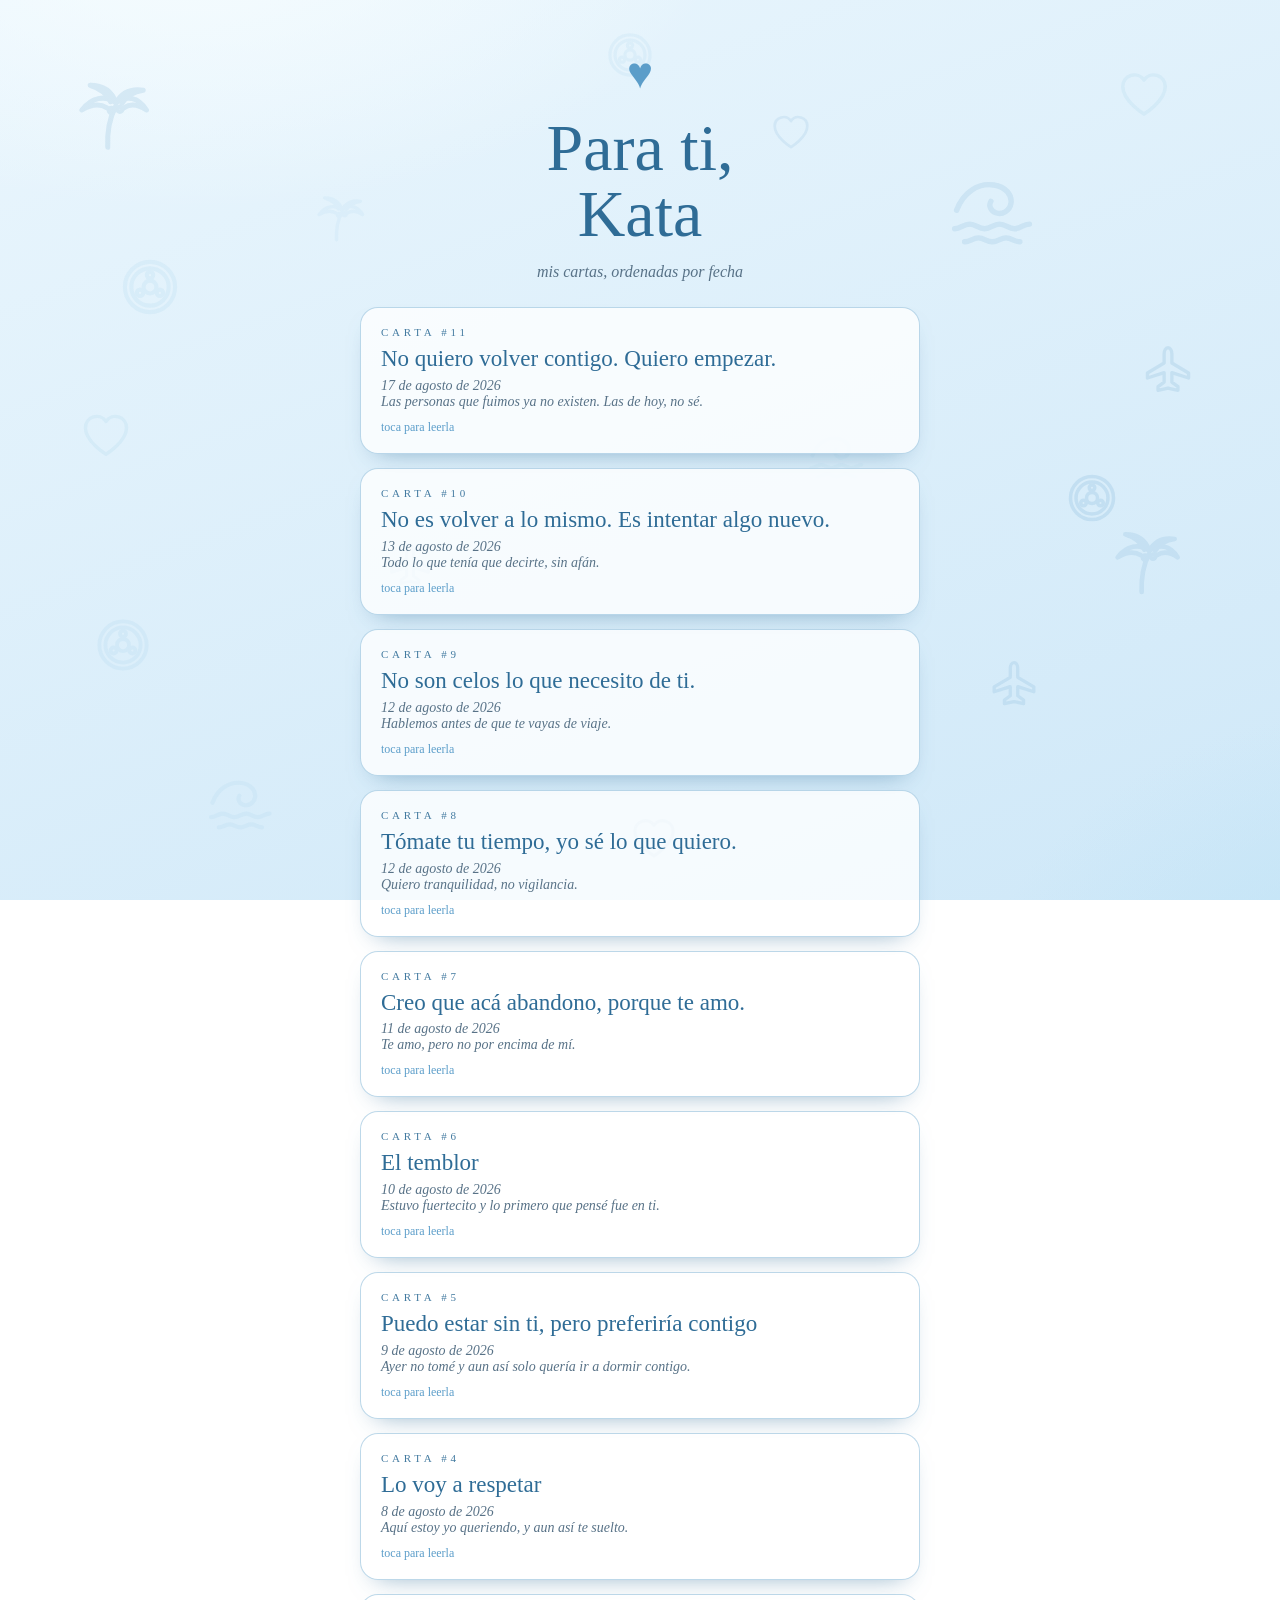
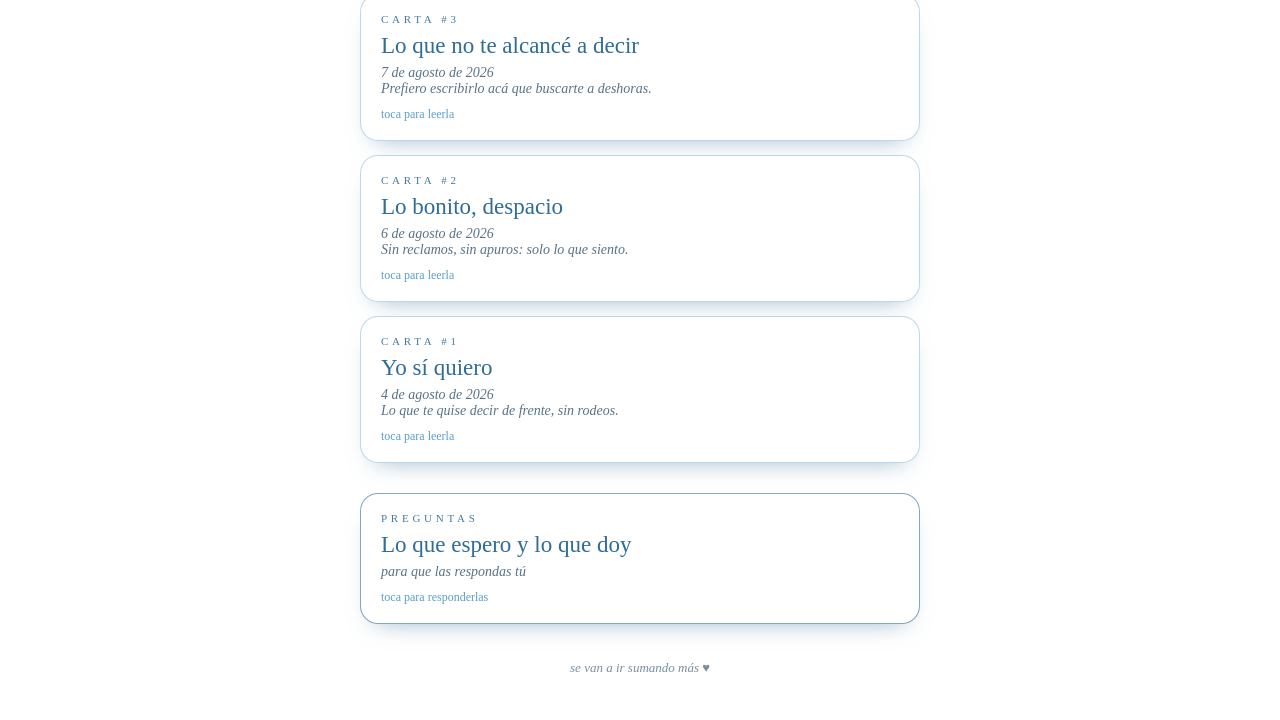
<file: index.html>
<!doctype html>
<html lang="es">
  <head>
    <meta charset="utf-8" />
    <meta
      name="viewport"
      content="width=device-width, initial-scale=1, viewport-fit=cover"
    />
    <title>Cartas para Kata</title>
    <link rel="stylesheet" href="assets/base.css" />
    <link rel="stylesheet" href="assets/menu.css" />
  </head>
  <body>
    <div class="bg" id="bg"></div>
    <main class="menu">
      <div class="menu-in">
        <div class="heart">♥</div>
        <h1>Para ti,<br />Kata</h1>
        <div class="sub">mis cartas, ordenadas por fecha</div>
        <div id="letterList"></div>
        <a class="card-link ask" href="preguntas.html">
          <div class="no">preguntas</div>
          <div class="tt">Lo que espero y lo que doy</div>
          <div class="dt">para que las respondas tú</div>
          <div class="st">toca para responderlas</div>
        </a>
        <div class="foot">se van a ir sumando más ♥</div>
      </div>
    </main>

    <script src="assets/notify.js"></script>
    <script src="assets/background.js"></script>
    <script src="cartas/carta-1.js"></script>
    <script src="cartas/carta-2.js"></script>
    <script src="cartas/carta-3.js"></script>
    <script src="cartas/carta-4.js"></script>
    <script src="cartas/carta-5.js"></script>
    <script src="cartas/carta-6.js"></script>
    <script src="cartas/carta-7.js"></script>
    <script src="cartas/carta-8.js"></script>
    <script src="cartas/carta-9.js"></script>
    <script src="cartas/carta-10.js"></script>
    <script src="cartas/carta-11.js"></script>
    <script src="assets/menu.js"></script>
  </body>
</html>
</file>
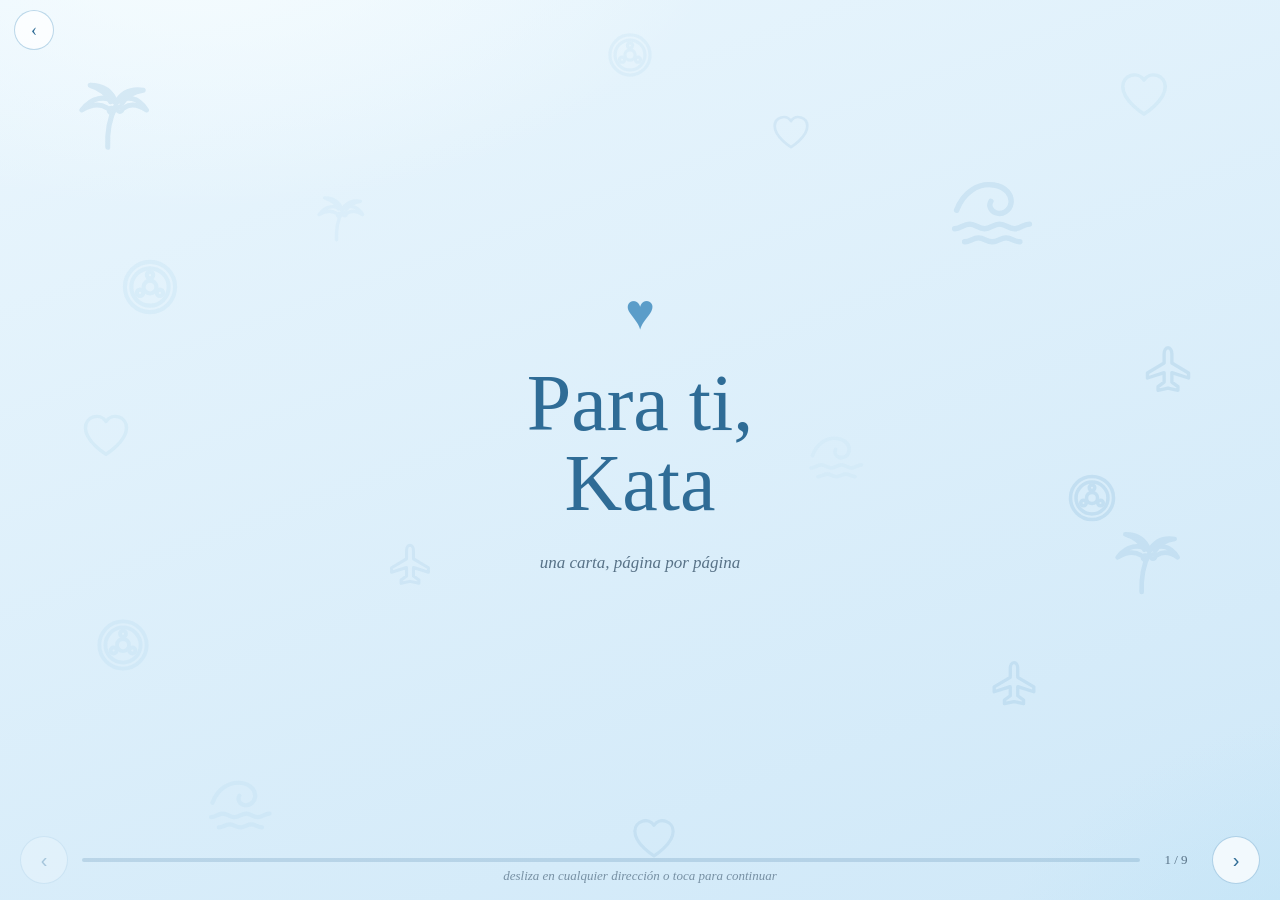
<file: carta-1.html>
<!doctype html>
<html lang="es">
  <head>
    <meta charset="utf-8" />
    <meta
      name="viewport"
      content="width=device-width, initial-scale=1, viewport-fit=cover"
    />
    <title>Carta #1</title>
    <link rel="stylesheet" href="assets/base.css" />
    <link rel="stylesheet" href="assets/letter.css" />
  </head>
  <body>
    <div class="bg" id="bg"></div>
    <div class="book">
      <a class="back" href="index.html" aria-label="Volver a las cartas">‹</a>
      <div class="stage" id="stage"></div>
      <div class="hint" id="hint">
        desliza en cualquier dirección o toca para continuar
      </div>
      <div class="bar">
        <button class="arrow" id="prev" aria-label="Anterior">‹</button>
        <div class="progress"><i id="pfill"></i></div>
        <span class="count" id="count"></span>
        <button class="arrow" id="next" aria-label="Siguiente">›</button>
      </div>
    </div>

    <script src="assets/notify.js"></script>
    <script src="assets/background.js"></script>
    <script src="cartas/carta-1.js"></script>
    <script src="assets/letter.js"></script>
  </body>
</html>
</file>
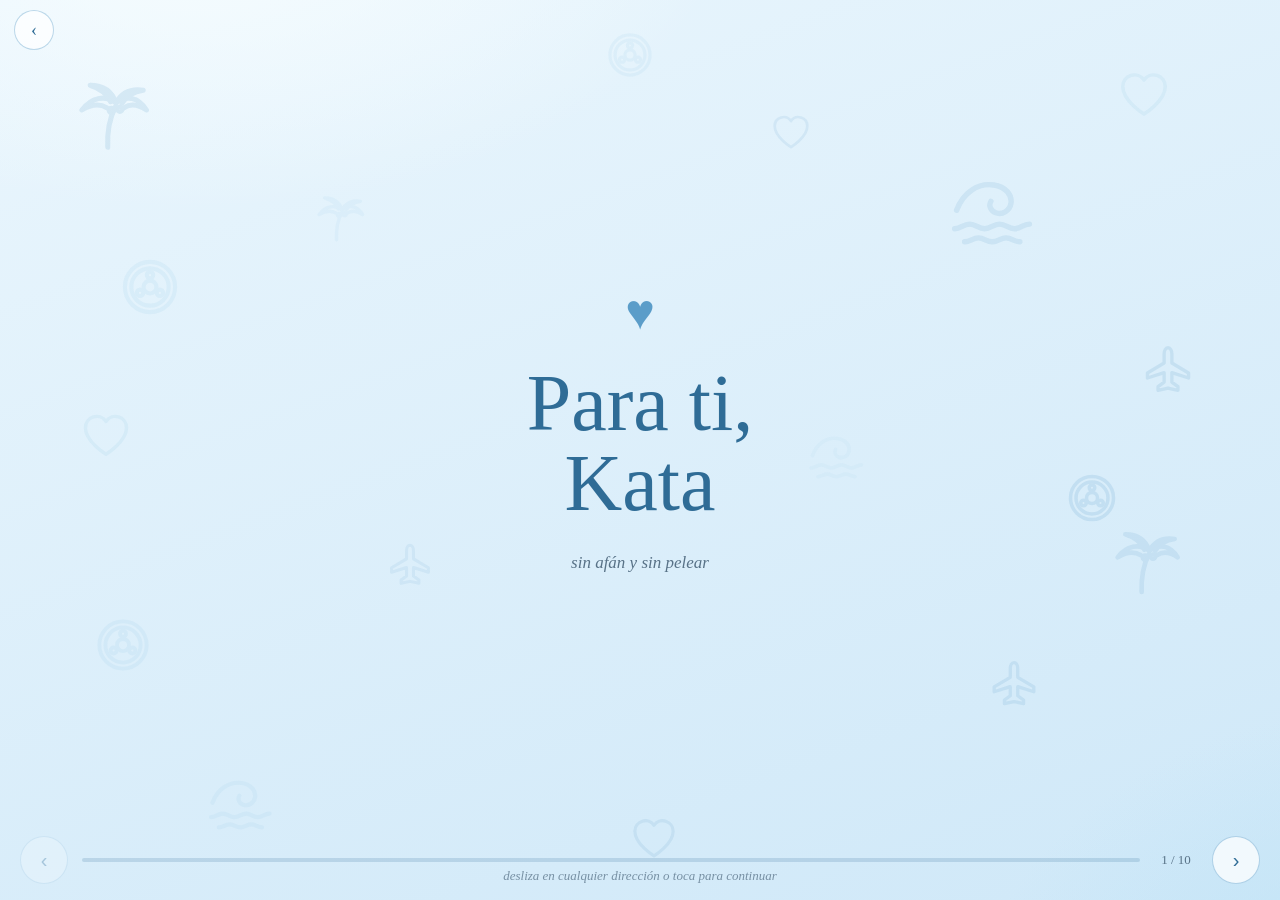
<file: carta-10.html>
<!doctype html>
<html lang="es">
  <head>
    <meta charset="utf-8" />
    <meta
      name="viewport"
      content="width=device-width, initial-scale=1, viewport-fit=cover"
    />
    <title>Carta #10</title>
    <link rel="stylesheet" href="assets/base.css" />
    <link rel="stylesheet" href="assets/letter.css" />
  </head>
  <body>
    <div class="bg" id="bg"></div>
    <div class="book">
      <a class="back" href="index.html" aria-label="Volver a las cartas">‹</a>
      <div class="stage" id="stage"></div>
      <div class="hint" id="hint">
        desliza en cualquier dirección o toca para continuar
      </div>
      <div class="bar">
        <button class="arrow" id="prev" aria-label="Anterior">‹</button>
        <div class="progress"><i id="pfill"></i></div>
        <span class="count" id="count"></span>
        <button class="arrow" id="next" aria-label="Siguiente">›</button>
      </div>
    </div>

    <script src="assets/notify.js"></script>
    <script src="assets/background.js"></script>
    <script src="cartas/carta-10.js"></script>
    <script src="assets/letter.js"></script>
  </body>
</html>
</file>
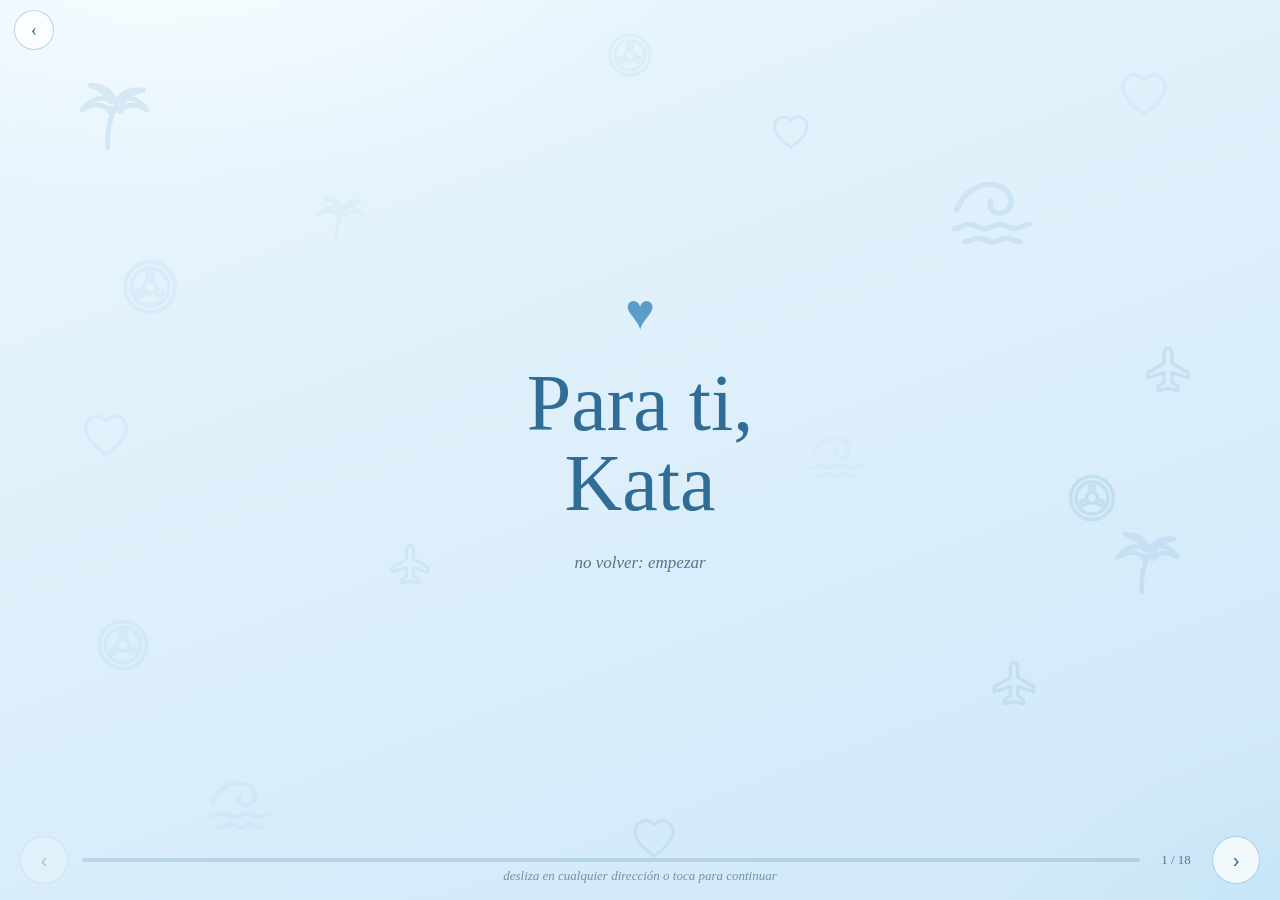
<file: carta-11.html>
<!doctype html>
<html lang="es">
  <head>
    <meta charset="utf-8" />
    <meta
      name="viewport"
      content="width=device-width, initial-scale=1, viewport-fit=cover"
    />
    <title>Carta #11</title>
    <link rel="stylesheet" href="assets/base.css" />
    <link rel="stylesheet" href="assets/letter.css" />
  </head>
  <body>
    <div class="bg" id="bg"></div>
    <div class="book">
      <a class="back" href="index.html" aria-label="Volver a las cartas">‹</a>
      <div class="stage" id="stage"></div>
      <div class="hint" id="hint">
        desliza en cualquier dirección o toca para continuar
      </div>
      <div class="bar">
        <button class="arrow" id="prev" aria-label="Anterior">‹</button>
        <div class="progress"><i id="pfill"></i></div>
        <span class="count" id="count"></span>
        <button class="arrow" id="next" aria-label="Siguiente">›</button>
      </div>
    </div>

    <script src="assets/notify.js"></script>
    <script src="assets/background.js"></script>
    <script src="cartas/carta-11.js"></script>
    <script src="assets/letter.js"></script>
  </body>
</html>
</file>
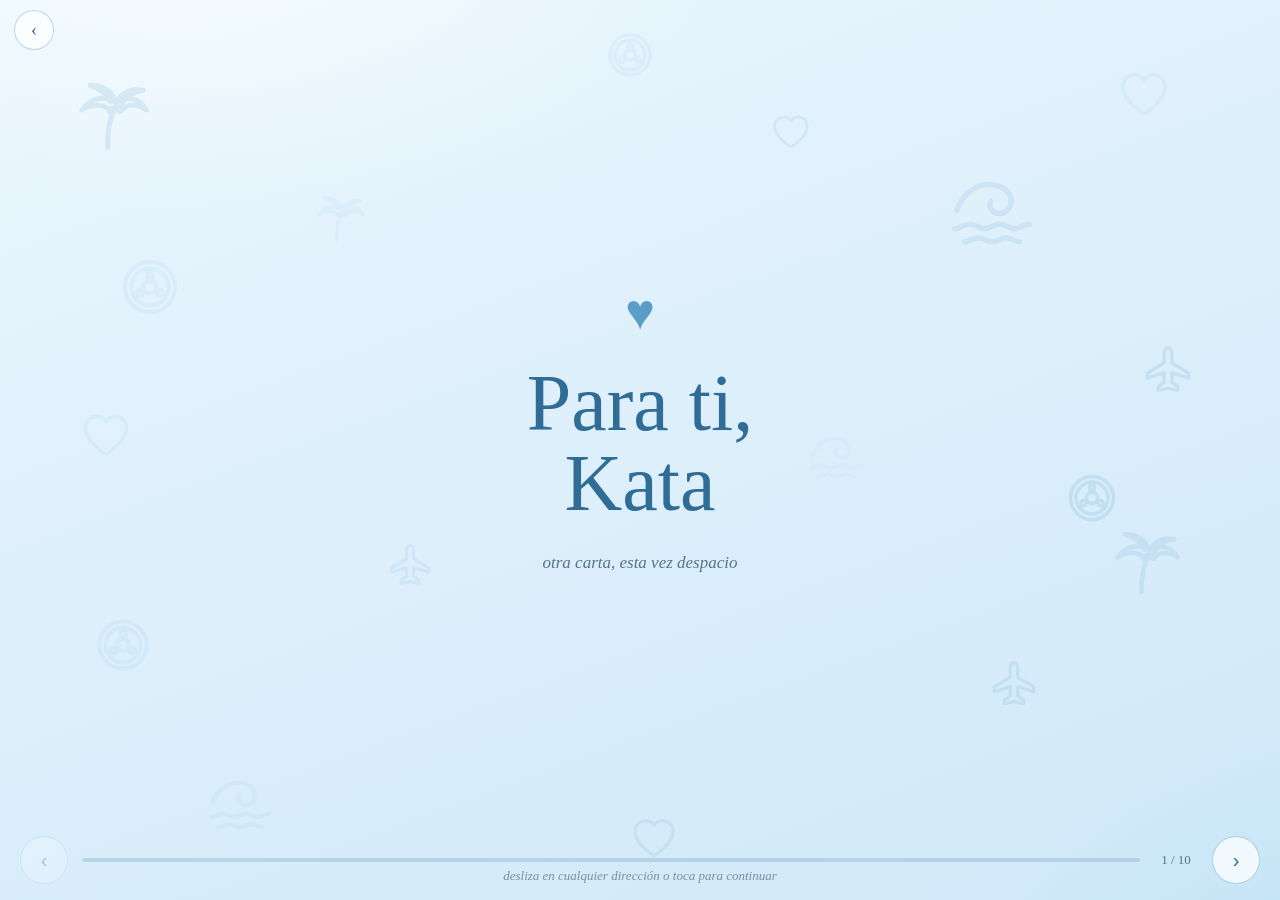
<file: carta-2.html>
<!doctype html>
<html lang="es">
  <head>
    <meta charset="utf-8" />
    <meta
      name="viewport"
      content="width=device-width, initial-scale=1, viewport-fit=cover"
    />
    <title>Carta #2</title>
    <link rel="stylesheet" href="assets/base.css" />
    <link rel="stylesheet" href="assets/letter.css" />
  </head>
  <body>
    <div class="bg" id="bg"></div>
    <div class="book">
      <a class="back" href="index.html" aria-label="Volver a las cartas">‹</a>
      <div class="stage" id="stage"></div>
      <div class="hint" id="hint">
        desliza en cualquier dirección o toca para continuar
      </div>
      <div class="bar">
        <button class="arrow" id="prev" aria-label="Anterior">‹</button>
        <div class="progress"><i id="pfill"></i></div>
        <span class="count" id="count"></span>
        <button class="arrow" id="next" aria-label="Siguiente">›</button>
      </div>
    </div>

    <script src="assets/notify.js"></script>
    <script src="assets/background.js"></script>
    <script src="cartas/carta-2.js"></script>
    <script src="assets/letter.js"></script>
  </body>
</html>
</file>
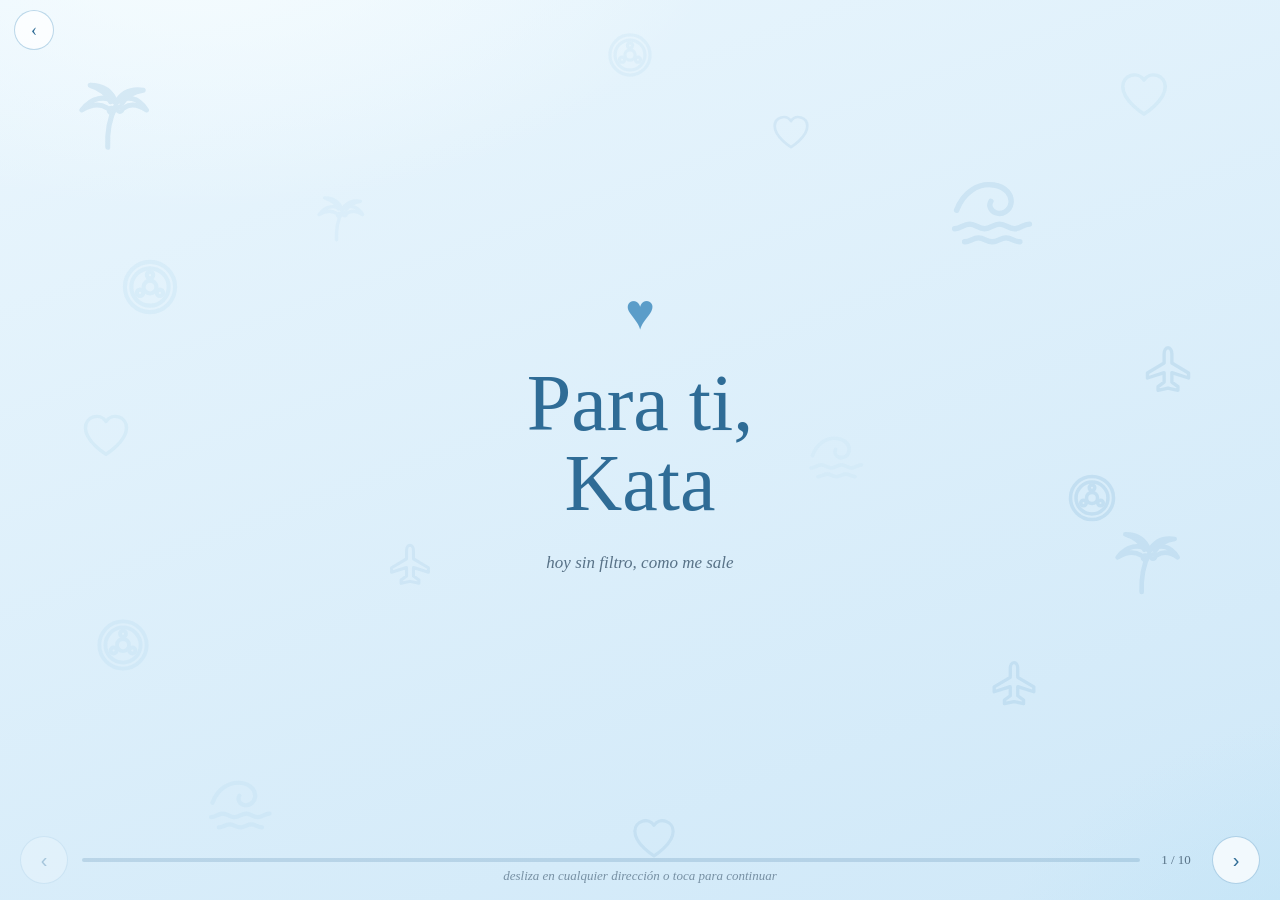
<file: carta-3.html>
<!doctype html>
<html lang="es">
  <head>
    <meta charset="utf-8" />
    <meta
      name="viewport"
      content="width=device-width, initial-scale=1, viewport-fit=cover"
    />
    <title>Carta #3</title>
    <link rel="stylesheet" href="assets/base.css" />
    <link rel="stylesheet" href="assets/letter.css" />
  </head>
  <body>
    <div class="bg" id="bg"></div>
    <div class="book">
      <a class="back" href="index.html" aria-label="Volver a las cartas">‹</a>
      <div class="stage" id="stage"></div>
      <div class="hint" id="hint">
        desliza en cualquier dirección o toca para continuar
      </div>
      <div class="bar">
        <button class="arrow" id="prev" aria-label="Anterior">‹</button>
        <div class="progress"><i id="pfill"></i></div>
        <span class="count" id="count"></span>
        <button class="arrow" id="next" aria-label="Siguiente">›</button>
      </div>
    </div>

    <script src="assets/notify.js"></script>
    <script src="assets/background.js"></script>
    <script src="cartas/carta-3.js"></script>
    <script src="assets/letter.js"></script>
  </body>
</html>
</file>
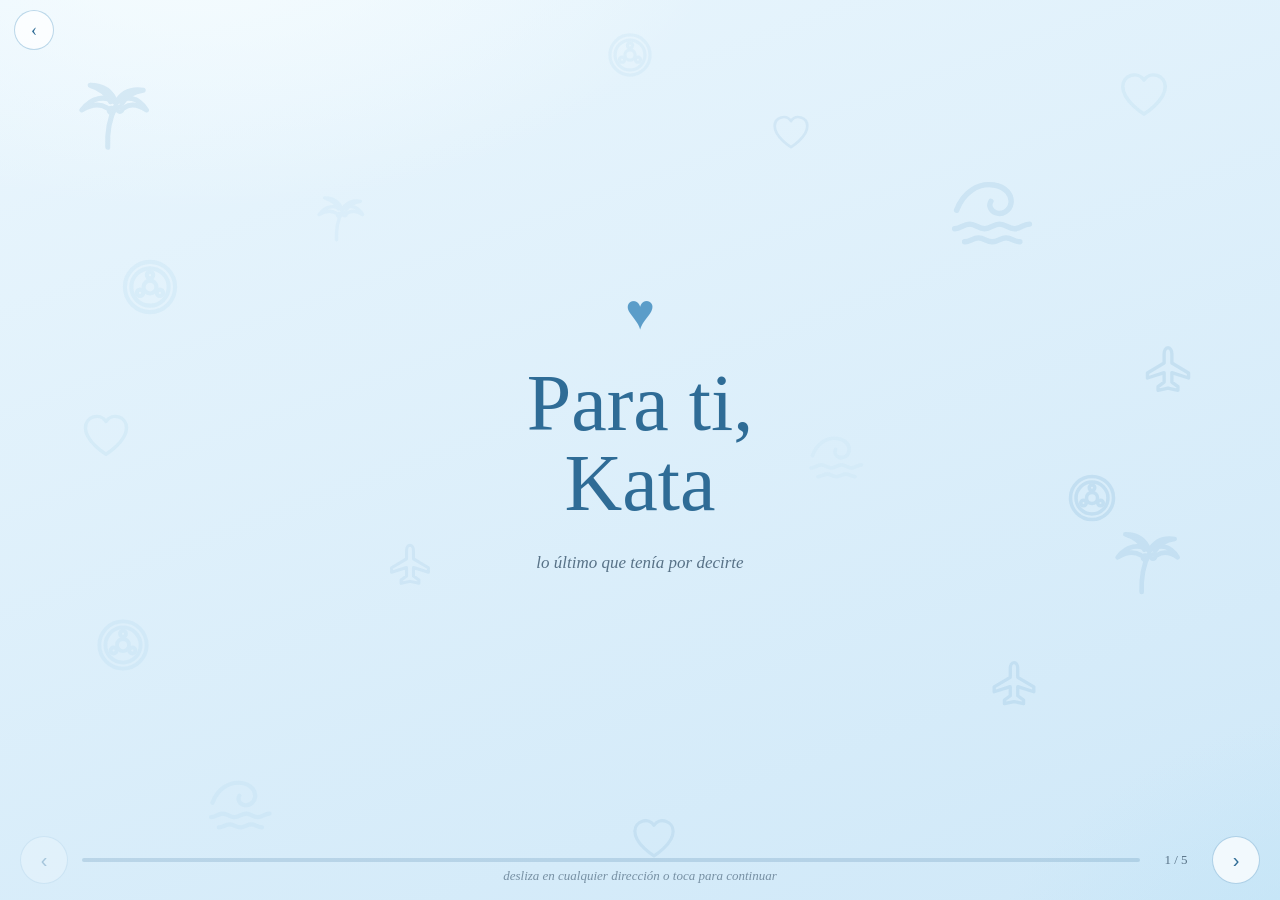
<file: carta-4.html>
<!doctype html>
<html lang="es">
  <head>
    <meta charset="utf-8" />
    <meta
      name="viewport"
      content="width=device-width, initial-scale=1, viewport-fit=cover"
    />
    <title>Carta #4</title>
    <link rel="stylesheet" href="assets/base.css" />
    <link rel="stylesheet" href="assets/letter.css" />
  </head>
  <body>
    <div class="bg" id="bg"></div>
    <div class="book">
      <a class="back" href="index.html" aria-label="Volver a las cartas">‹</a>
      <div class="stage" id="stage"></div>
      <div class="hint" id="hint">
        desliza en cualquier dirección o toca para continuar
      </div>
      <div class="bar">
        <button class="arrow" id="prev" aria-label="Anterior">‹</button>
        <div class="progress"><i id="pfill"></i></div>
        <span class="count" id="count"></span>
        <button class="arrow" id="next" aria-label="Siguiente">›</button>
      </div>
    </div>

    <script src="assets/notify.js"></script>
    <script src="assets/background.js"></script>
    <script src="cartas/carta-4.js"></script>
    <script src="assets/letter.js"></script>
  </body>
</html>
</file>
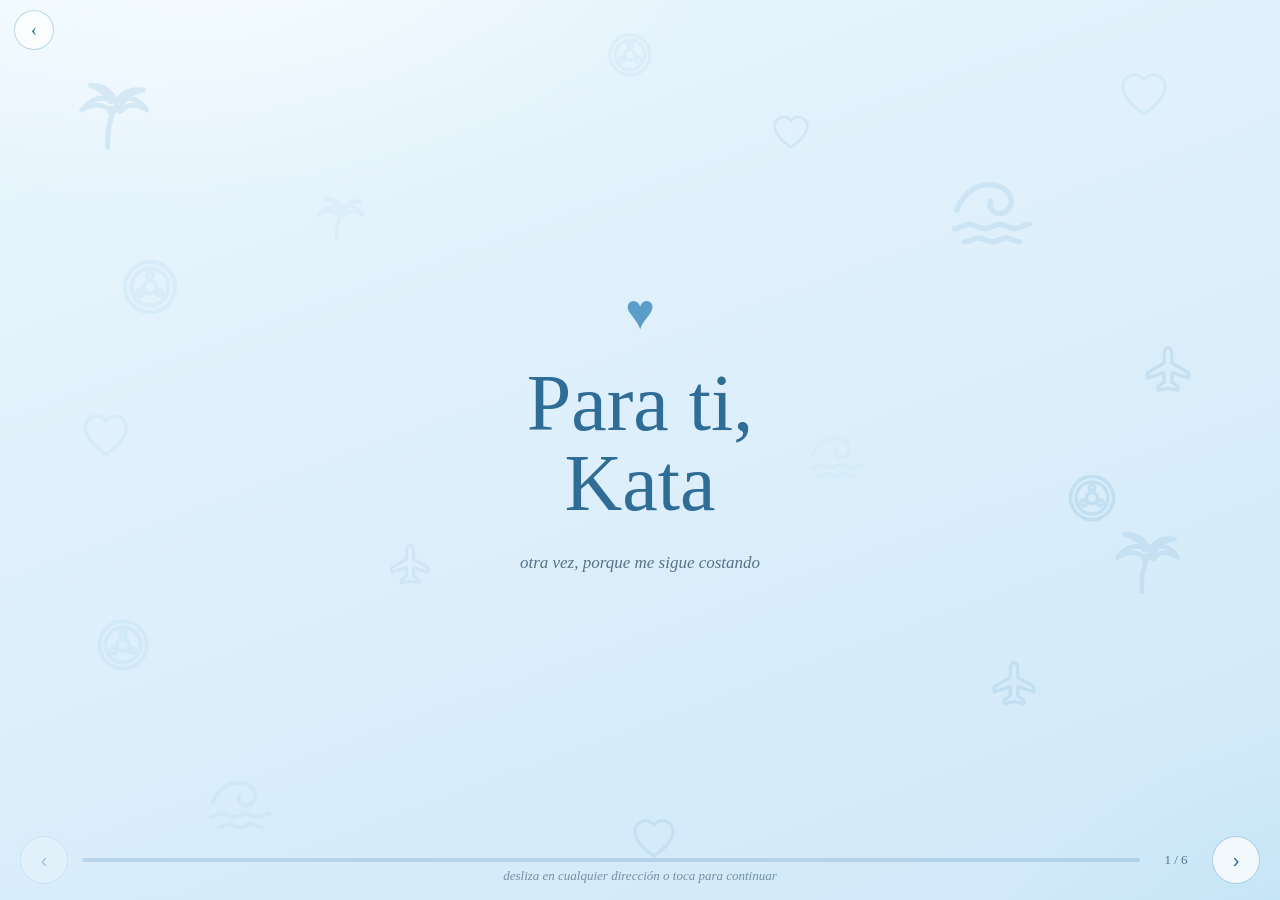
<file: carta-5.html>
<!doctype html>
<html lang="es">
  <head>
    <meta charset="utf-8" />
    <meta
      name="viewport"
      content="width=device-width, initial-scale=1, viewport-fit=cover"
    />
    <title>Carta #5</title>
    <link rel="stylesheet" href="assets/base.css" />
    <link rel="stylesheet" href="assets/letter.css" />
  </head>
  <body>
    <div class="bg" id="bg"></div>
    <div class="book">
      <a class="back" href="index.html" aria-label="Volver a las cartas">‹</a>
      <div class="stage" id="stage"></div>
      <div class="hint" id="hint">
        desliza en cualquier dirección o toca para continuar
      </div>
      <div class="bar">
        <button class="arrow" id="prev" aria-label="Anterior">‹</button>
        <div class="progress"><i id="pfill"></i></div>
        <span class="count" id="count"></span>
        <button class="arrow" id="next" aria-label="Siguiente">›</button>
      </div>
    </div>

    <script src="assets/notify.js"></script>
    <script src="assets/background.js"></script>
    <script src="cartas/carta-5.js"></script>
    <script src="assets/letter.js"></script>
  </body>
</html>
</file>
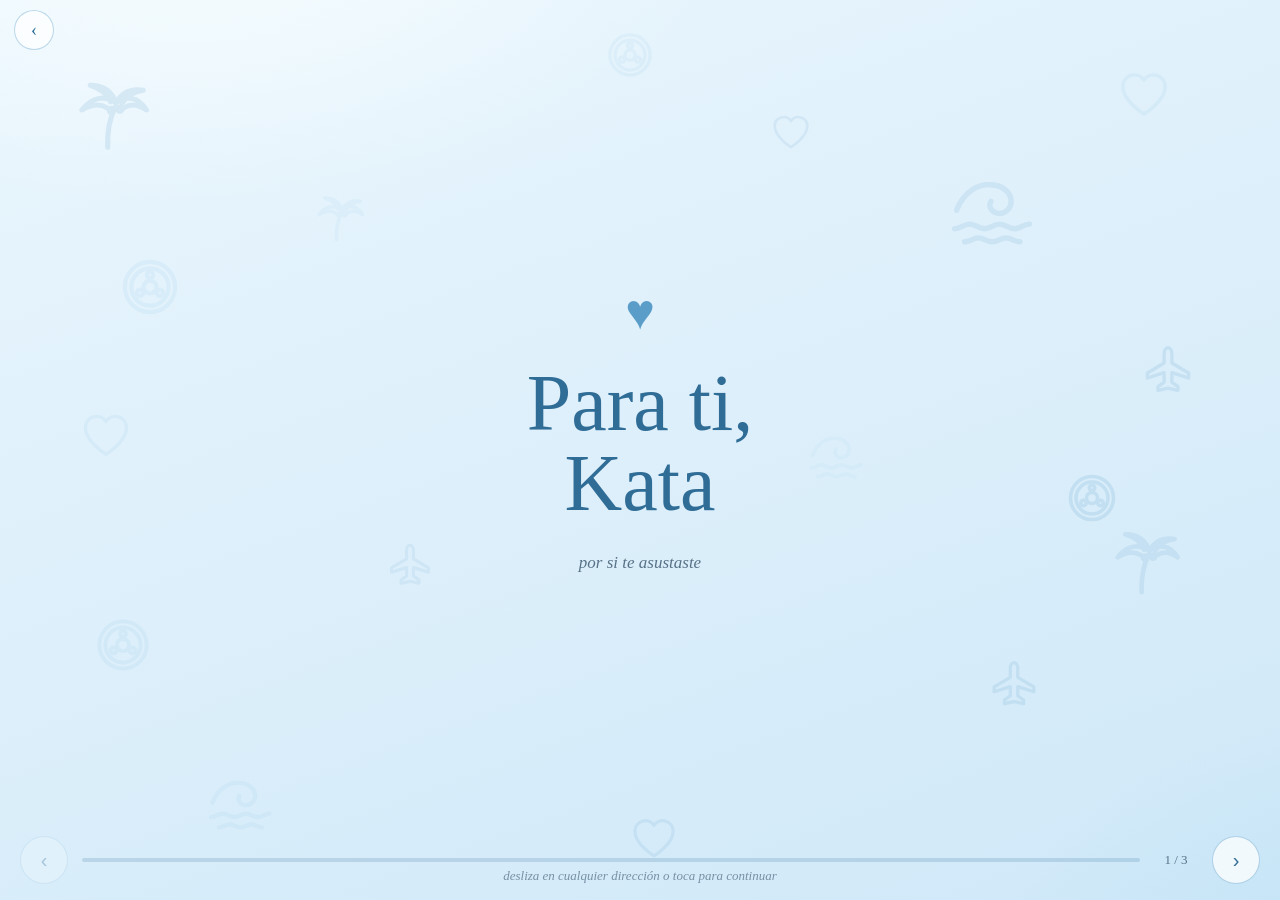
<file: carta-6.html>
<!doctype html>
<html lang="es">
  <head>
    <meta charset="utf-8" />
    <meta
      name="viewport"
      content="width=device-width, initial-scale=1, viewport-fit=cover"
    />
    <title>Carta #6</title>
    <link rel="stylesheet" href="assets/base.css" />
    <link rel="stylesheet" href="assets/letter.css" />
  </head>
  <body>
    <div class="bg" id="bg"></div>
    <div class="book">
      <a class="back" href="index.html" aria-label="Volver a las cartas">‹</a>
      <div class="stage" id="stage"></div>
      <div class="hint" id="hint">
        desliza en cualquier dirección o toca para continuar
      </div>
      <div class="bar">
        <button class="arrow" id="prev" aria-label="Anterior">‹</button>
        <div class="progress"><i id="pfill"></i></div>
        <span class="count" id="count"></span>
        <button class="arrow" id="next" aria-label="Siguiente">›</button>
      </div>
    </div>

    <script src="assets/notify.js"></script>
    <script src="assets/background.js"></script>
    <script src="cartas/carta-6.js"></script>
    <script src="assets/letter.js"></script>
  </body>
</html>
</file>
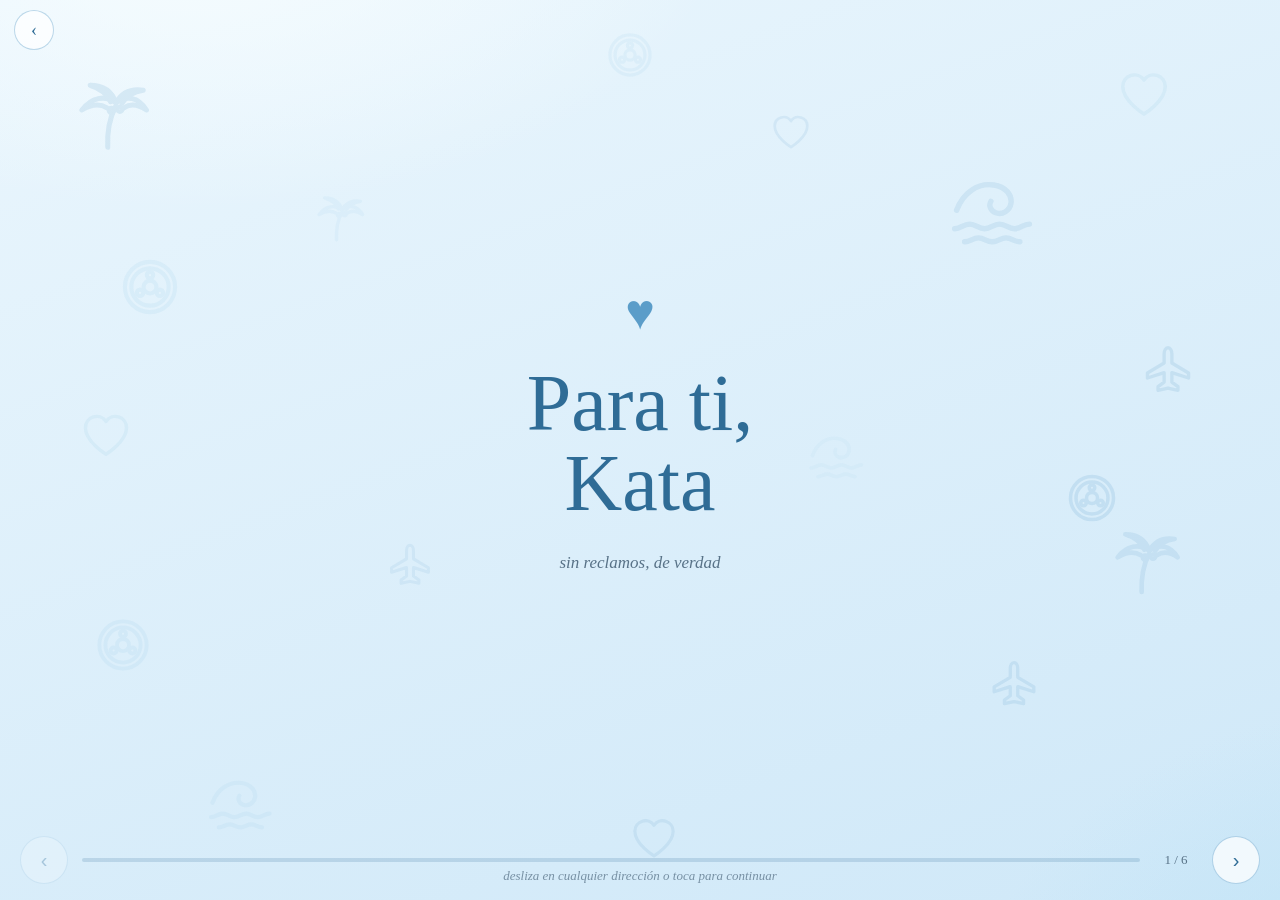
<file: carta-7.html>
<!doctype html>
<html lang="es">
  <head>
    <meta charset="utf-8" />
    <meta
      name="viewport"
      content="width=device-width, initial-scale=1, viewport-fit=cover"
    />
    <title>Carta #7</title>
    <link rel="stylesheet" href="assets/base.css" />
    <link rel="stylesheet" href="assets/letter.css" />
  </head>
  <body>
    <div class="bg" id="bg"></div>
    <div class="book">
      <a class="back" href="index.html" aria-label="Volver a las cartas">‹</a>
      <div class="stage" id="stage"></div>
      <div class="hint" id="hint">
        desliza en cualquier dirección o toca para continuar
      </div>
      <div class="bar">
        <button class="arrow" id="prev" aria-label="Anterior">‹</button>
        <div class="progress"><i id="pfill"></i></div>
        <span class="count" id="count"></span>
        <button class="arrow" id="next" aria-label="Siguiente">›</button>
      </div>
    </div>

    <script src="assets/notify.js"></script>
    <script src="assets/background.js"></script>
    <script src="cartas/carta-7.js"></script>
    <script src="assets/letter.js"></script>
  </body>
</html>
</file>
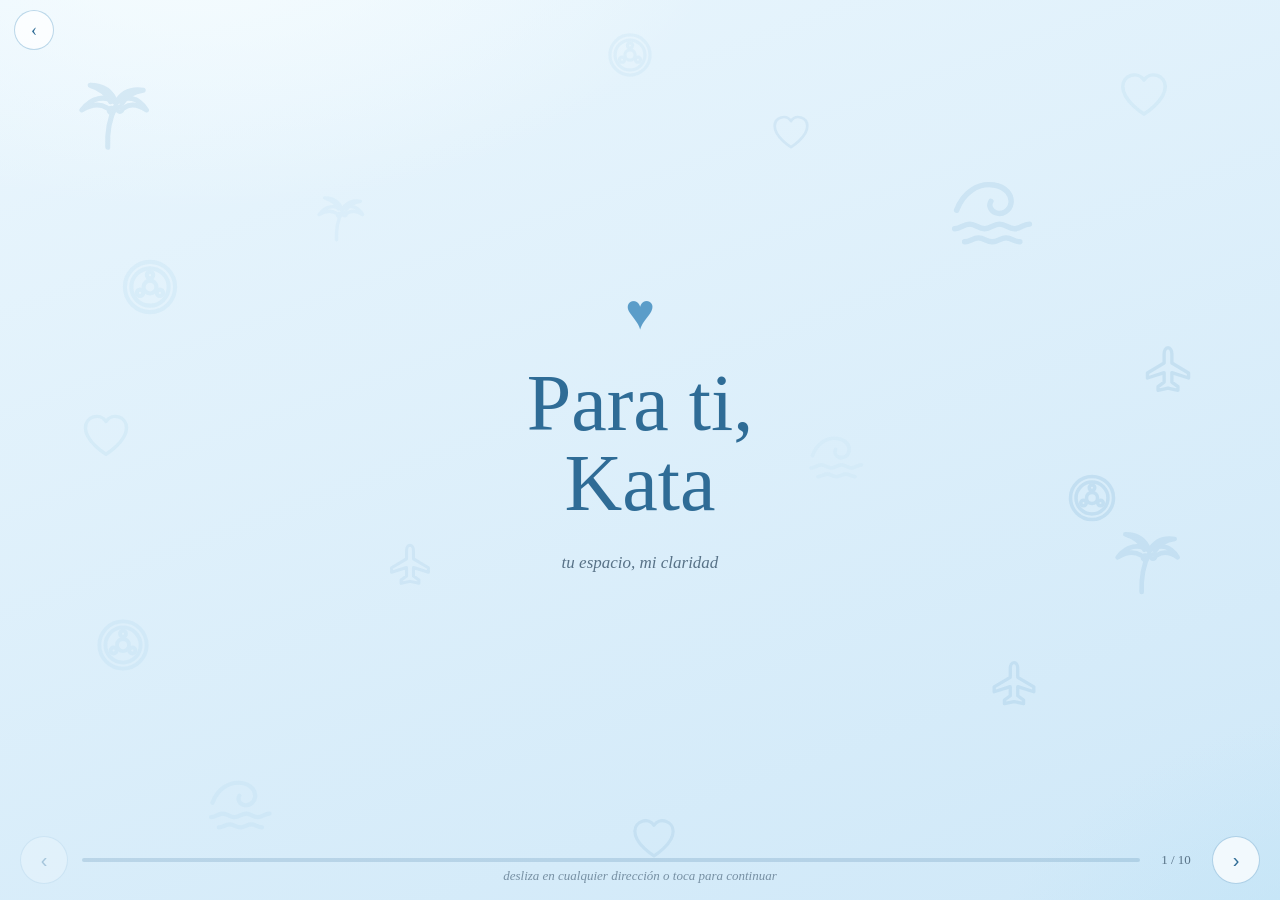
<file: carta-8.html>
<!doctype html>
<html lang="es">
  <head>
    <meta charset="utf-8" />
    <meta
      name="viewport"
      content="width=device-width, initial-scale=1, viewport-fit=cover"
    />
    <title>Carta #8</title>
    <link rel="stylesheet" href="assets/base.css" />
    <link rel="stylesheet" href="assets/letter.css" />
  </head>
  <body>
    <div class="bg" id="bg"></div>
    <div class="book">
      <a class="back" href="index.html" aria-label="Volver a las cartas">‹</a>
      <div class="stage" id="stage"></div>
      <div class="hint" id="hint">
        desliza en cualquier dirección o toca para continuar
      </div>
      <div class="bar">
        <button class="arrow" id="prev" aria-label="Anterior">‹</button>
        <div class="progress"><i id="pfill"></i></div>
        <span class="count" id="count"></span>
        <button class="arrow" id="next" aria-label="Siguiente">›</button>
      </div>
    </div>

    <script src="assets/notify.js"></script>
    <script src="assets/background.js"></script>
    <script src="cartas/carta-8.js"></script>
    <script src="assets/letter.js"></script>
  </body>
</html>
</file>
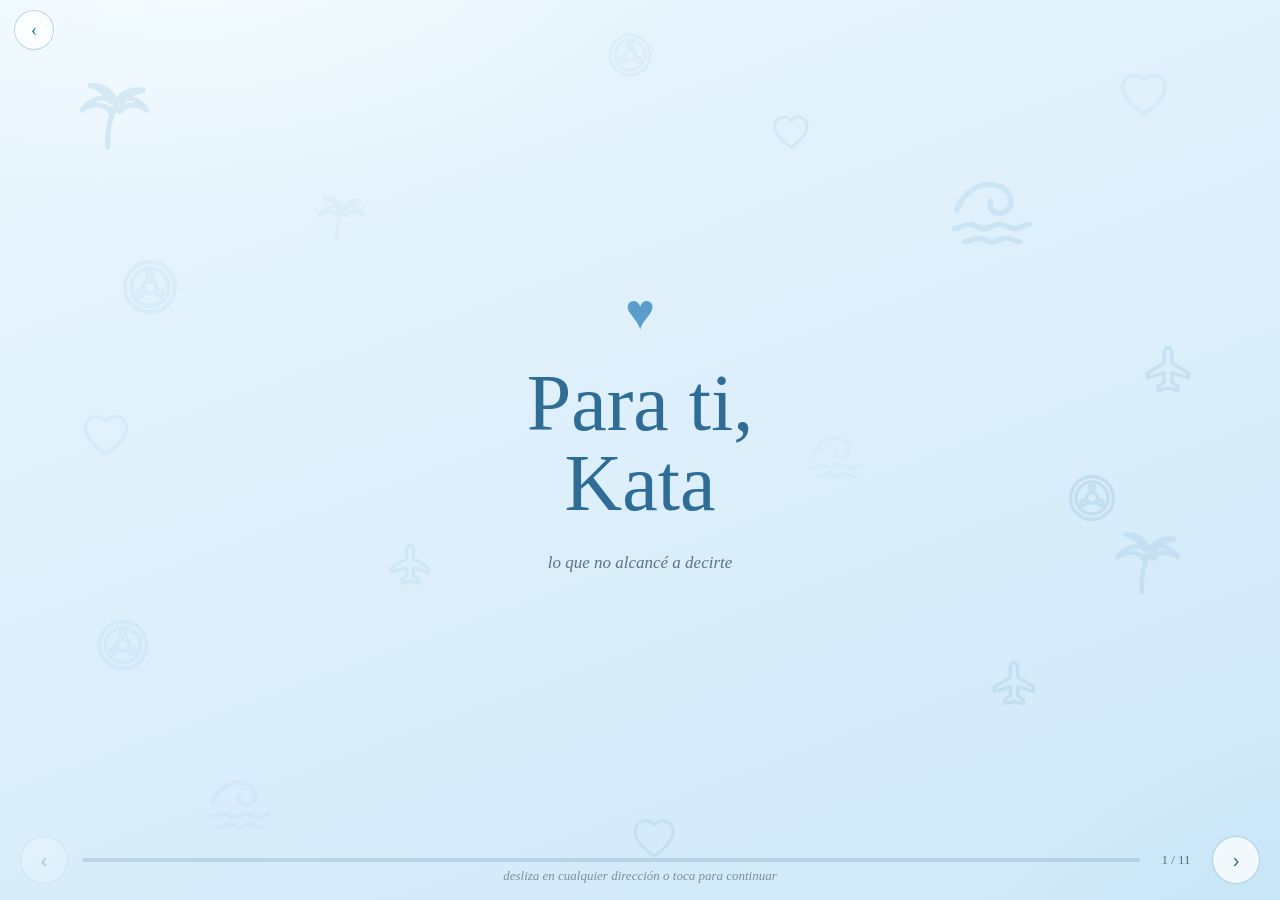
<file: carta-9.html>
<!doctype html>
<html lang="es">
  <head>
    <meta charset="utf-8" />
    <meta
      name="viewport"
      content="width=device-width, initial-scale=1, viewport-fit=cover"
    />
    <title>Carta #9</title>
    <link rel="stylesheet" href="assets/base.css" />
    <link rel="stylesheet" href="assets/letter.css" />
  </head>
  <body>
    <div class="bg" id="bg"></div>
    <div class="book">
      <a class="back" href="index.html" aria-label="Volver a las cartas">‹</a>
      <div class="stage" id="stage"></div>
      <div class="hint" id="hint">
        desliza en cualquier dirección o toca para continuar
      </div>
      <div class="bar">
        <button class="arrow" id="prev" aria-label="Anterior">‹</button>
        <div class="progress"><i id="pfill"></i></div>
        <span class="count" id="count"></span>
        <button class="arrow" id="next" aria-label="Siguiente">›</button>
      </div>
    </div>

    <script src="assets/notify.js"></script>
    <script src="assets/background.js"></script>
    <script src="cartas/carta-9.js"></script>
    <script src="assets/letter.js"></script>
  </body>
</html>
</file>
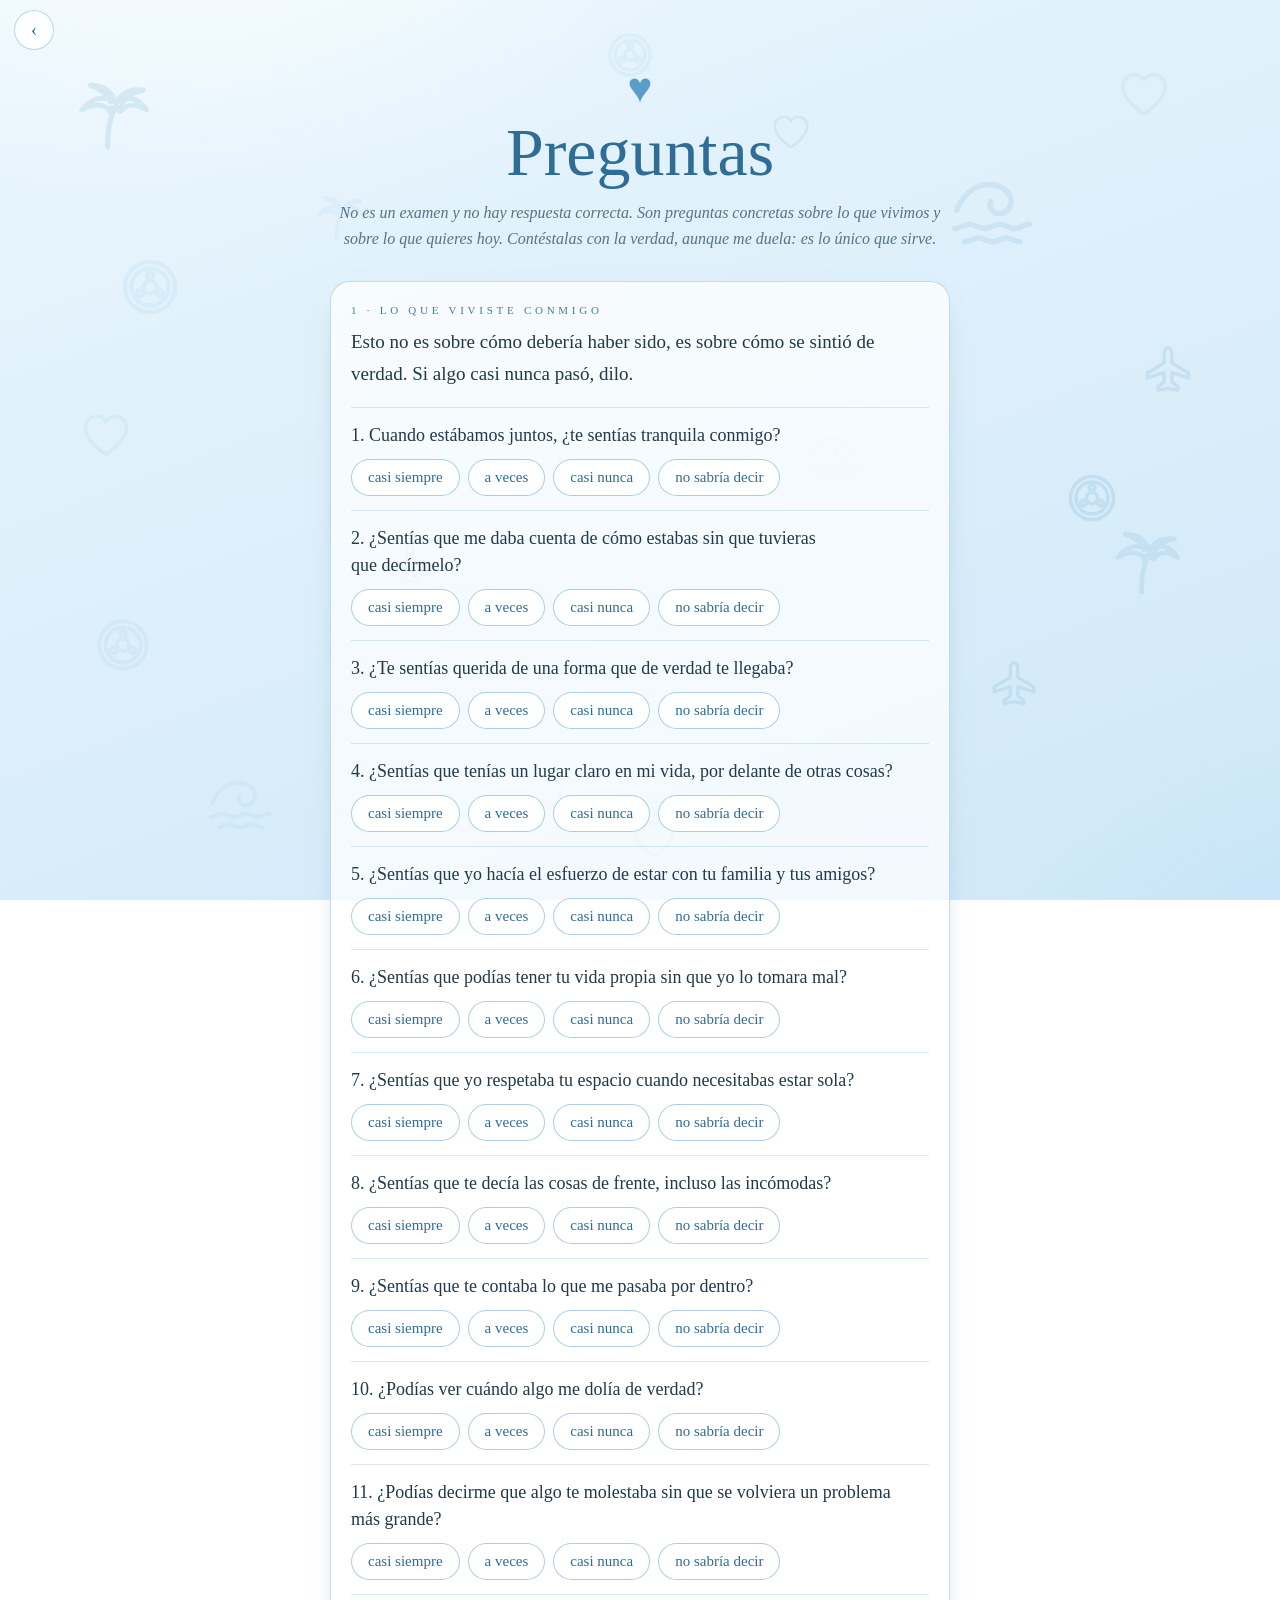
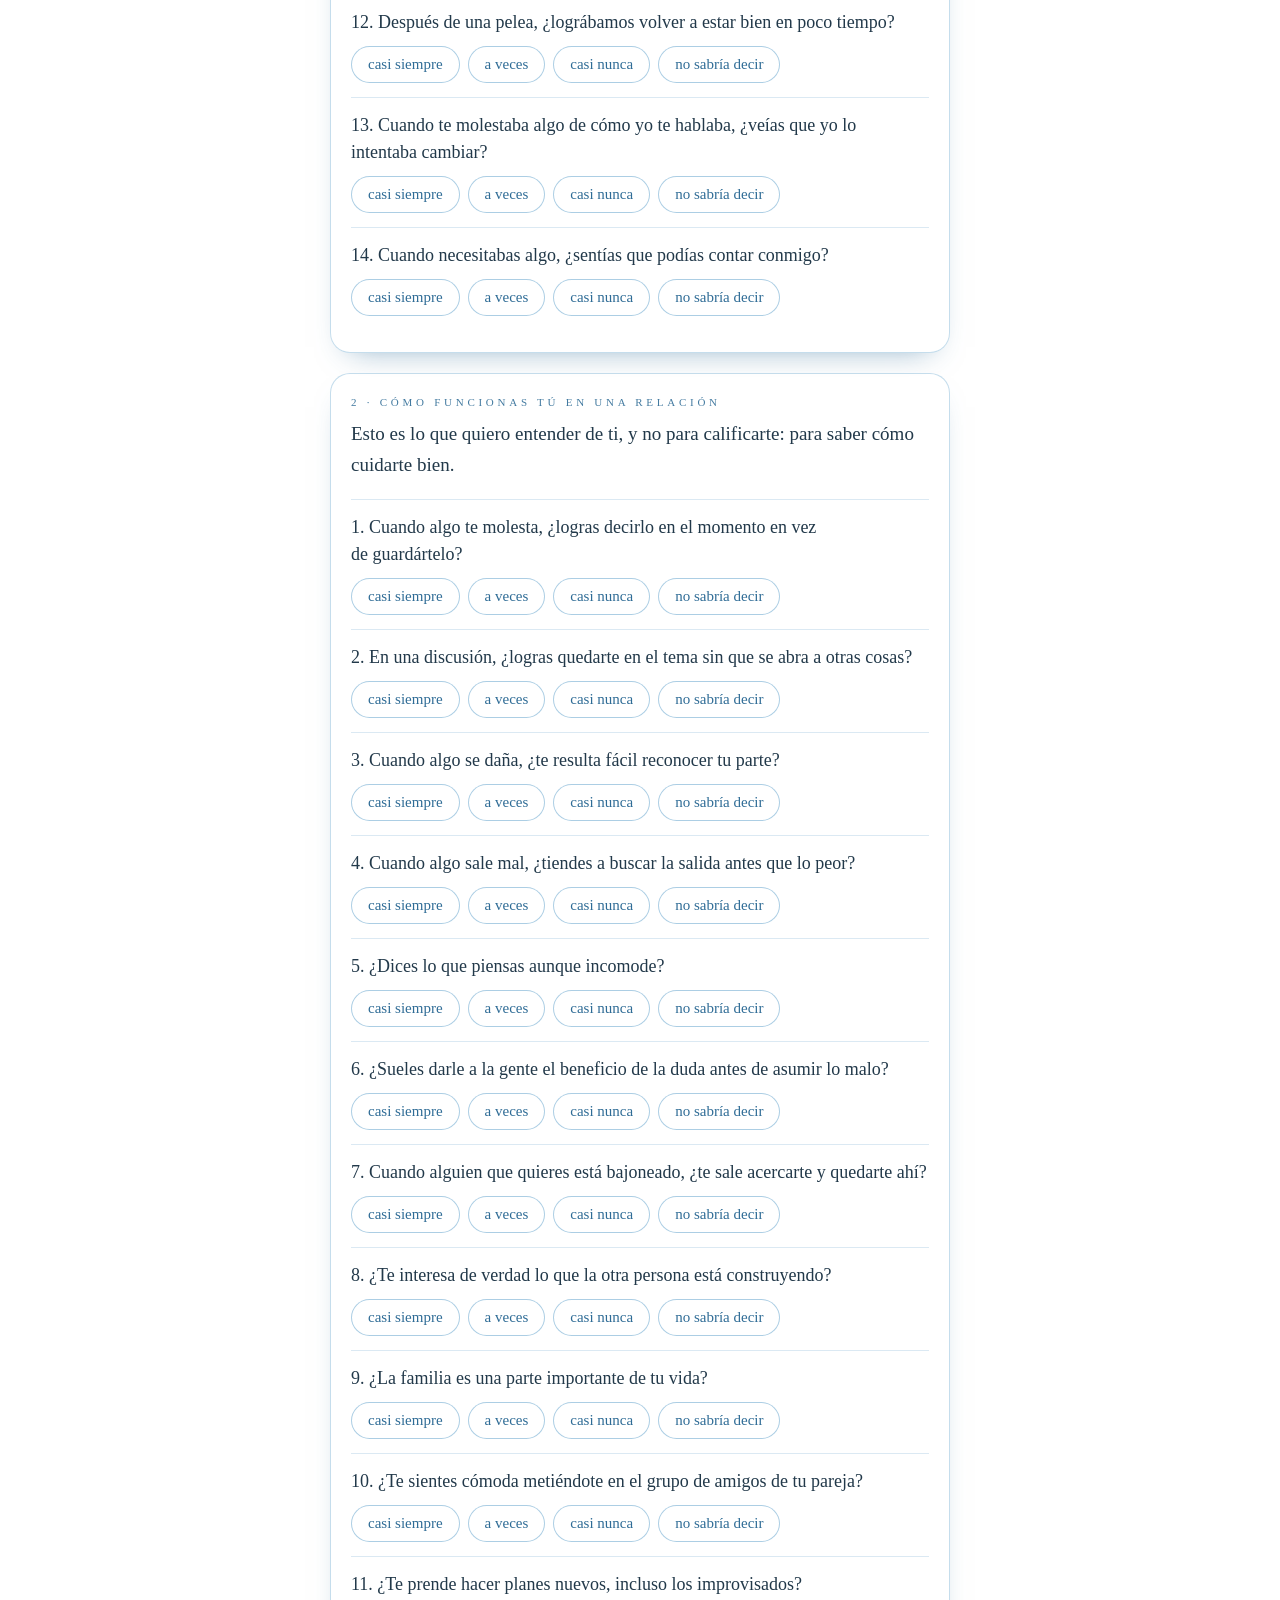
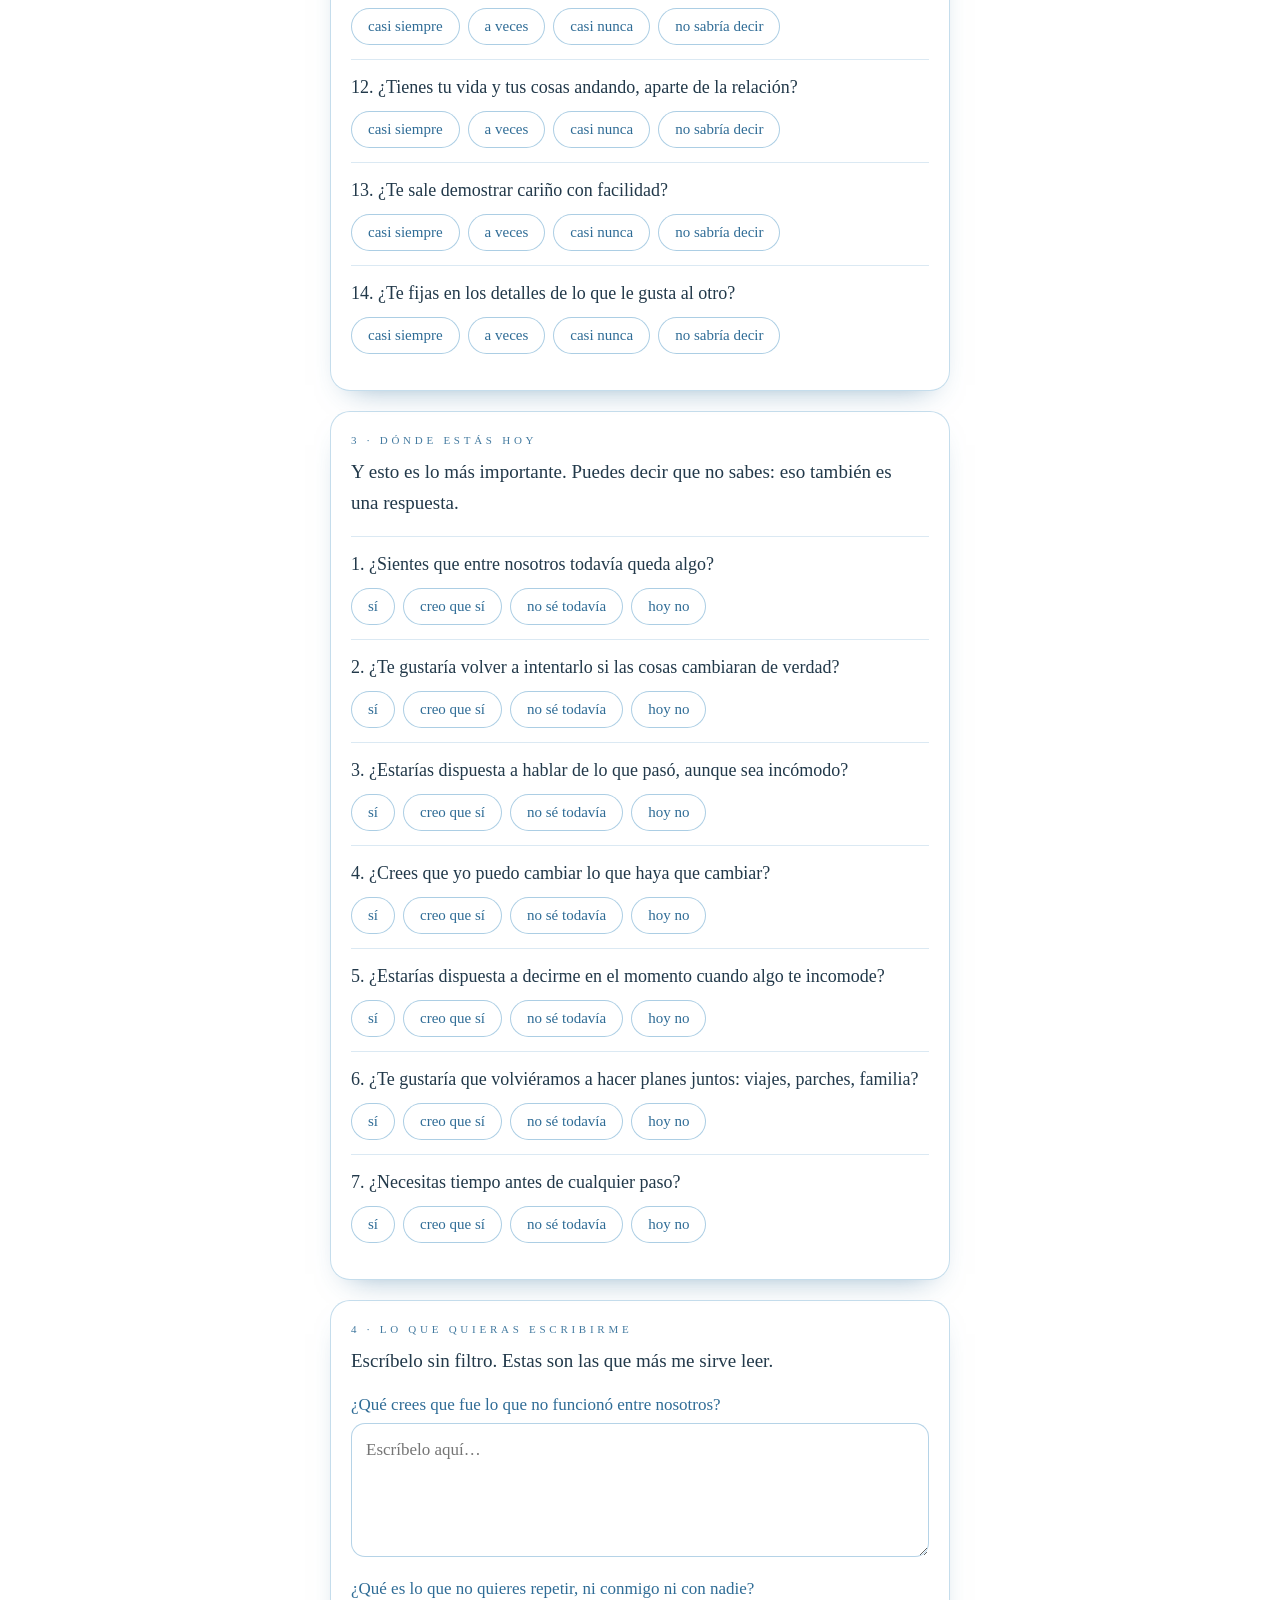
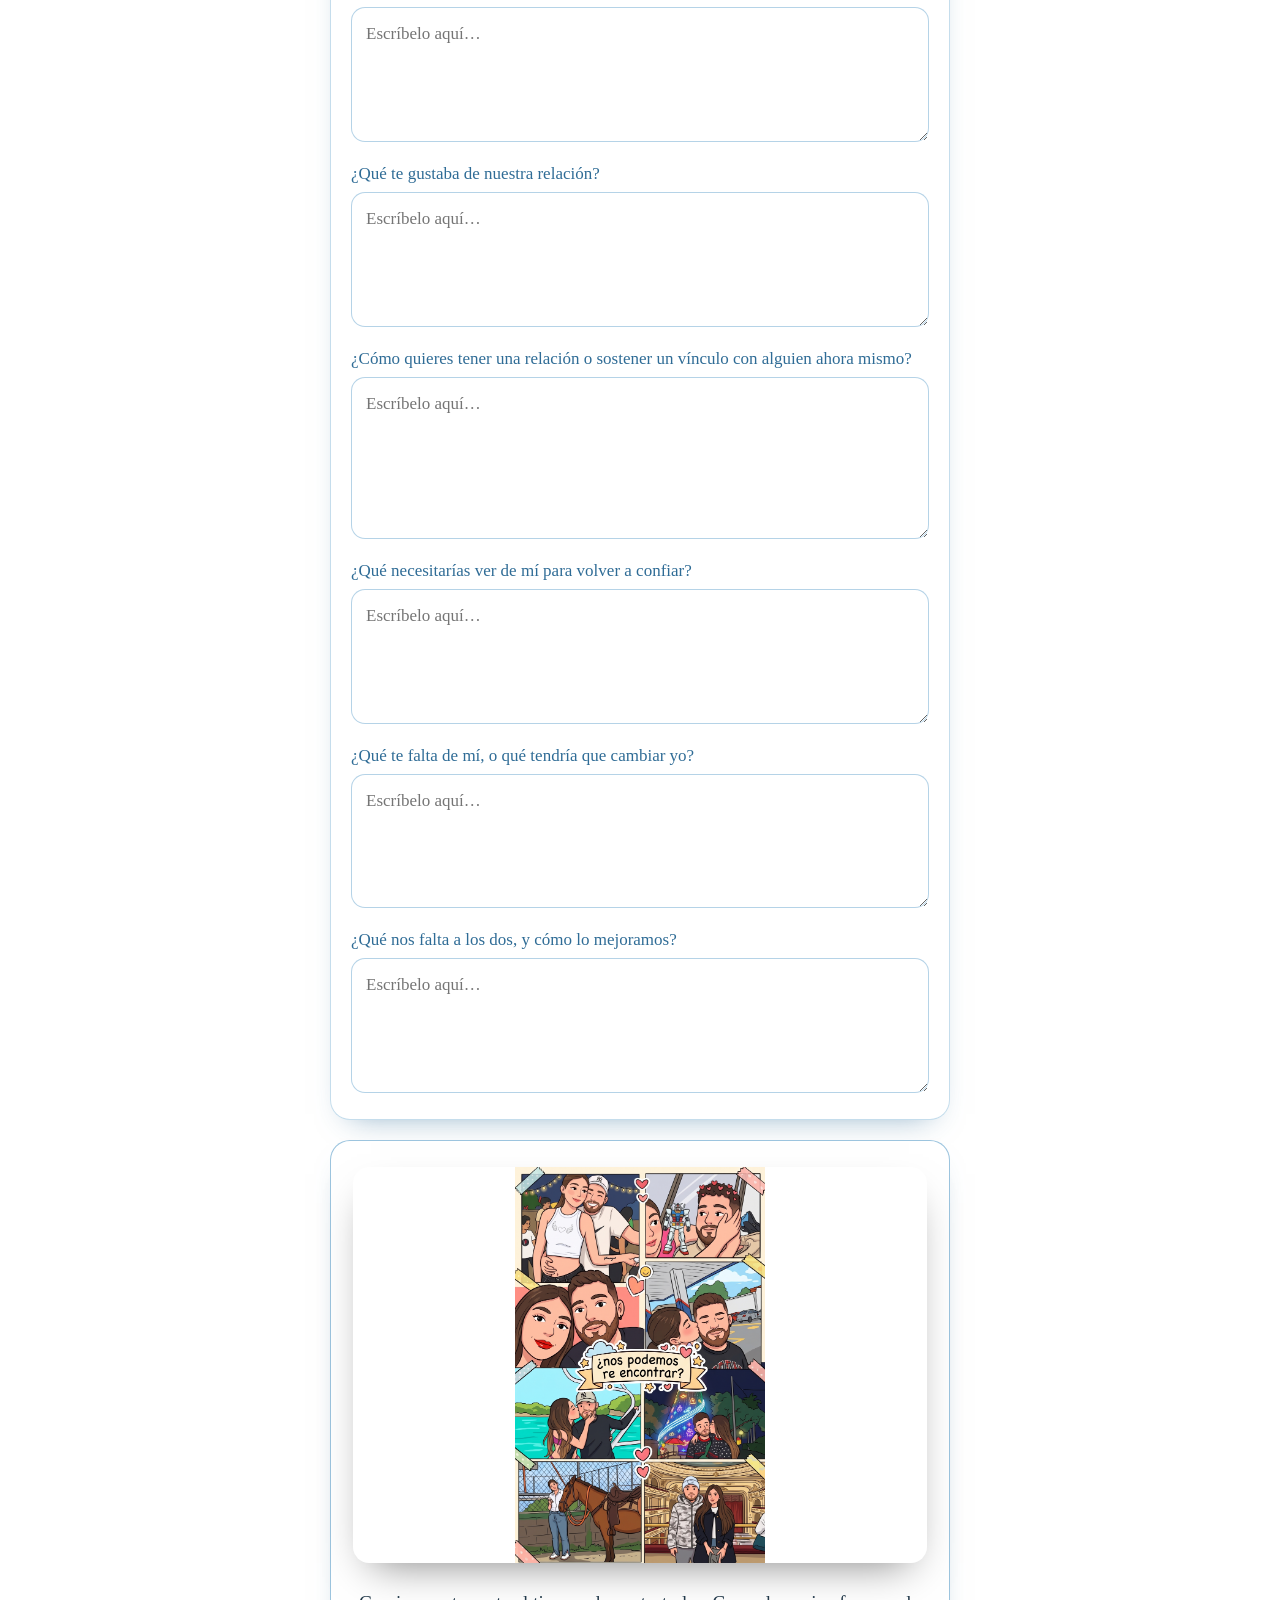
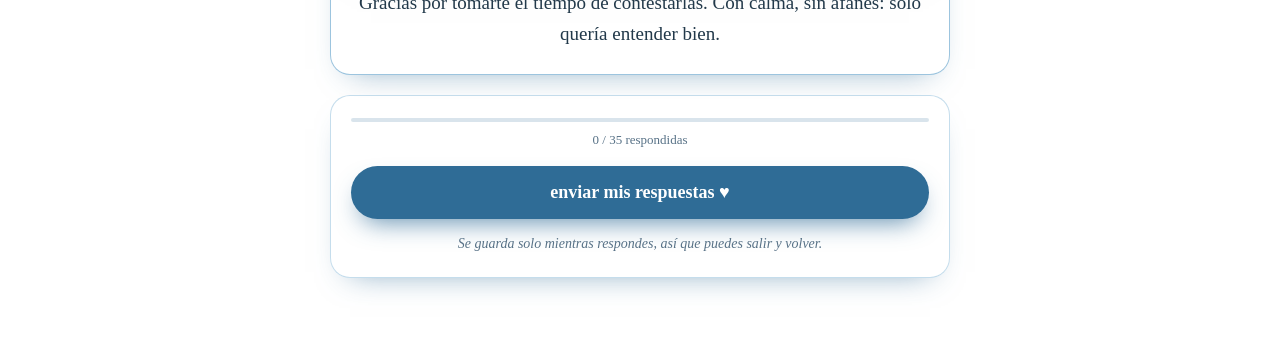
<file: preguntas.html>
<!doctype html>
<html lang="es">
  <head>
    <meta charset="utf-8" />
    <meta
      name="viewport"
      content="width=device-width, initial-scale=1, viewport-fit=cover"
    />
    <title>Preguntas</title>
    <link rel="stylesheet" href="assets/base.css" />
    <link rel="stylesheet" href="assets/preguntas.css" />
  </head>
  <body>
    <div class="bg" id="bg"></div>

    <main class="pg">
      <a class="back" href="index.html" aria-label="Volver a las cartas">‹</a>

      <div class="pg-in">
        <header class="head">
          <div class="heart">♥</div>
          <h1>Preguntas</h1>
          <p class="sub">
            No es un examen y no hay respuesta correcta. Son preguntas concretas
            sobre lo que vivimos y sobre lo que quieres hoy. Contéstalas con la
            verdad, aunque me duela: es lo único que sirve.
          </p>
        </header>

        <section class="sec">
          <div class="eyebrow">1 · Lo que viviste conmigo</div>
          <p class="lead">
            Esto no es sobre cómo debería haber sido, es sobre cómo se sintió de
            verdad. Si algo casi nunca pasó, dilo.
          </p>
          <div id="qViviste"></div>
        </section>

        <section class="sec">
          <div class="eyebrow">2 · Cómo funcionas tú en una relación</div>
          <p class="lead">
            Esto es lo que quiero entender de ti, y no para calificarte: para
            saber cómo cuidarte bien.
          </p>
          <div id="qTu"></div>
        </section>

        <section class="sec">
          <div class="eyebrow">3 · Dónde estás hoy</div>
          <p class="lead">
            Y esto es lo más importante. Puedes decir que no sabes: eso también
            es una respuesta.
          </p>
          <div id="qHoy"></div>
        </section>

        <section class="sec">
          <div class="eyebrow">4 · Lo que quieras escribirme</div>
          <p class="lead">
            Escríbelo sin filtro. Estas son las que más me sirve leer.
          </p>

          <label class="ln" for="noFunciono">
            ¿Qué crees que fue lo que no funcionó entre nosotros?
          </label>
          <textarea
            id="noFunciono"
            rows="4"
            placeholder="Escríbelo aquí…"
          ></textarea>

          <label class="ln" for="noRepetir">
            ¿Qué es lo que no quieres repetir, ni conmigo ni con nadie?
          </label>
          <textarea
            id="noRepetir"
            rows="4"
            placeholder="Escríbelo aquí…"
          ></textarea>

          <label class="ln" for="leGustaba">
            ¿Qué te gustaba de nuestra relación?
          </label>
          <textarea
            id="leGustaba"
            rows="4"
            placeholder="Escríbelo aquí…"
          ></textarea>

          <label class="ln" for="comoQuiere">
            ¿Cómo quieres tener una relación o sostener un vínculo con alguien
            ahora mismo?
          </label>
          <textarea
            id="comoQuiere"
            rows="5"
            placeholder="Escríbelo aquí…"
          ></textarea>

          <label class="ln" for="paraConfiar">
            ¿Qué necesitarías ver de mí para volver a confiar?
          </label>
          <textarea
            id="paraConfiar"
            rows="4"
            placeholder="Escríbelo aquí…"
          ></textarea>

          <label class="ln" for="faltaMi">
            ¿Qué te falta de mí, o qué tendría que cambiar yo?
          </label>
          <textarea
            id="faltaMi"
            rows="4"
            placeholder="Escríbelo aquí…"
          ></textarea>

          <label class="ln" for="faltaNos">
            ¿Qué nos falta a los dos, y cómo lo mejoramos?
          </label>
          <textarea
            id="faltaNos"
            rows="4"
            placeholder="Escríbelo aquí…"
          ></textarea>
        </section>

        <section class="sec foto">
          <img
            class="photo"
            src="assets/kata.jpeg"
            alt="Fotos de los dos"
            loading="lazy"
          />
          <p class="lead">
            Gracias por tomarte el tiempo de contestarlas. Con calma, sin
            afanes: solo quería entender bien.
          </p>
        </section>

        <section class="sec end">
          <div class="progress"><i id="pfill"></i></div>
          <div class="cnt" id="cnt"></div>
          <button class="send" id="send" type="button">
            enviar mis respuestas ♥
          </button>
          <p class="soft" id="sendMsg">
            Se guarda solo mientras respondes, así que puedes salir y volver.
          </p>
        </section>

      </div>
    </main>

    <script src="assets/notify.js"></script>
    <script src="assets/background.js"></script>
    <script src="assets/preguntas.js"></script>
  </body>
</html>
</file>
<file: assets/base.css>
:root {
  /* paleta azul baby (los nombres --rose/--gold se conservan como
     "acento" y "acento claro") */
  --paper: #f2fafe;
  --paper-2: #dff0fb;
  --ink: #22394a;
  --ink-soft: #587287;
  --rose: #5b9dc9;
  --rose-deep: #2f6c96;
  --gold: #9ecfea;
  --serif:
    "Iowan Old Style", "Palatino Linotype", Palatino, "Book Antiqua", Georgia,
    serif;
  --script: "Snell Roundhand", "Segoe Script", "Bradley Hand", cursive;
}
* {
  box-sizing: border-box;
  margin: 0;
  padding: 0;
}
html,
body {
  height: 100%;
}
body {
  font-family: var(--serif);
  color: var(--ink);
  background:
    radial-gradient(900px 500px at 15% -10%, #f7fdff 0%, transparent 60%),
    radial-gradient(800px 600px at 110% 115%, #bfe3f6 0%, transparent 55%),
    linear-gradient(160deg, #eaf6fd, #cfe8f8);
  background-attachment: fixed;
  -webkit-font-smoothing: antialiased;
}

/* fondo animado */
.bg {
  position: fixed;
  inset: 0;
  z-index: 0;
  overflow: hidden;
  pointer-events: none;
}
.ic {
  position: absolute;
  color: var(--rose);
  animation: drift 18s ease-in-out infinite;
}
.ic.g {
  color: var(--gold);
}
.ic svg {
  width: 100%;
  height: 100%;
  display: block;
  fill: none;
  stroke: currentColor;
  stroke-width: 1.4;
  stroke-linecap: round;
  stroke-linejoin: round;
}
@keyframes drift {
  0%,
  100% {
    transform: translateY(0) rotate(var(--r, 0deg));
  }
  50% {
    transform: translateY(-14px) rotate(calc(var(--r, 0deg) + 4deg));
  }
}
</file>
<file: assets/menu.css>
.menu {
  position: relative;
  z-index: 1;
  min-height: 100%;
  padding: calc(env(safe-area-inset-top) + 48px) 24px
    calc(env(safe-area-inset-bottom) + 44px);
}
.menu-in {
  width: 100%;
  max-width: 560px;
  margin: 0 auto;
  display: flex;
  flex-direction: column;
  gap: 16px;
}
.menu .heart {
  text-align: center;
  font-size: 44px;
  color: var(--rose);
  animation: beat 2.4s ease-in-out infinite;
}
@keyframes beat {
  0%,
  100% {
    transform: scale(1);
  }
  12% {
    transform: scale(1.18);
  }
  24% {
    transform: scale(1);
  }
}
.menu h1 {
  font-family: var(--script);
  font-size: clamp(42px, 13vw, 66px);
  color: var(--rose-deep);
  font-weight: 400;
  line-height: 1;
  text-align: center;
}
.menu .sub {
  text-align: center;
  color: var(--ink-soft);
  font-style: italic;
  font-size: 16px;
  margin-bottom: 10px;
}
.card-link {
  display: block;
  text-decoration: none;
  color: var(--ink);
  background: rgba(255, 255, 255, 0.78);
  border: 1px solid rgba(91, 157, 201, 0.4);
  border-radius: 18px;
  padding: 18px 20px;
  margin-bottom: 14px;
  box-shadow: 0 12px 26px -16px rgba(47, 108, 150, 0.6);
  transition:
    transform 0.15s ease,
    box-shadow 0.2s ease;
}
.card-link:active {
  transform: scale(0.99);
}
.card-link .no {
  font-size: 11px;
  letter-spacing: 0.34em;
  text-transform: uppercase;
  color: var(--rose-deep);
  opacity: 0.9;
}
.card-link .tt {
  font-size: 23px;
  line-height: 1.3;
  margin: 6px 0 4px;
  color: var(--rose-deep);
}
.card-link .dt {
  font-size: 14px;
  color: var(--ink-soft);
  font-style: italic;
}
.card-link .st {
  font-size: 12px;
  color: var(--rose);
  margin-top: 10px;
}
.menu .foot {
  text-align: center;
  font-size: 13px;
  color: var(--ink-soft);
  font-style: italic;
  opacity: 0.8;
  margin-top: 6px;
}

/* tarjeta de las preguntas (no es una carta, va al final del menú) */
.card-link.ask {
  background: rgba(255, 255, 255, 0.9);
  border-color: rgba(47, 108, 150, 0.6);
}
.card-link.ask .no {
  color: var(--rose-deep);
}
</file>
<file: assets/letter.css>
html,
body.reading {
  overflow: hidden;
}
body.reading {
  touch-action: pan-y;
}

.book {
  position: fixed;
  inset: 0;
  z-index: 1;
  display: flex;
  flex-direction: column;
}
.stage {
  position: relative;
  flex: 1;
  overflow: hidden;
}
.card {
  position: absolute;
  inset: 0;
  padding: calc(env(safe-area-inset-top) + 34px) 26px 26px;
  display: flex;
  flex-direction: column;
  justify-content: center;
  gap: 14px;
  overflow-y: auto;
  -webkit-overflow-scrolling: touch;
  opacity: 0;
  transform: translateY(18px);
  transition:
    opacity 0.5s ease,
    transform 0.5s ease;
  pointer-events: none;
}
.card.active {
  opacity: 1;
  transform: none;
  pointer-events: auto;
}
.wrap {
  width: 100%;
  max-width: 620px;
  margin: 0 auto;
  display: flex;
  flex-direction: column;
  gap: 14px;
}

p {
  font-size: 19px;
  line-height: 1.72;
  color: var(--ink);
  text-wrap: pretty;
  min-height: 1.2em;
}
p.soft {
  color: var(--ink-soft);
  font-style: italic;
}
p.lead {
  font-size: 22px;
  line-height: 1.55;
}
p.accent {
  font-size: 24px;
  line-height: 1.4;
  color: var(--rose-deep);
  font-weight: 600;
}
.eyebrow {
  font-size: 11px;
  letter-spacing: 0.34em;
  text-transform: uppercase;
  color: var(--rose-deep);
  opacity: 0;
  transition: opacity 0.6s ease 0.1s;
}
.active .eyebrow {
  opacity: 0.9;
}

/* typewriter cursor */
.tw.typing::after {
  content: "▌";
  color: var(--rose);
  margin-left: 1px;
  animation: blink 0.9s steps(1) infinite;
  font-weight: 400;
}
@keyframes blink {
  50% {
    opacity: 0;
  }
}

/* portada */
.cover {
  text-align: center;
  align-items: center;
  justify-content: center;
}
.cover .heart {
  font-size: 50px;
  color: var(--rose);
  animation: beat 2.4s ease-in-out infinite;
}
@keyframes beat {
  0%,
  100% {
    transform: scale(1);
  }
  12% {
    transform: scale(1.18);
  }
  24% {
    transform: scale(1);
  }
}
.cover h1 {
  font-family: var(--script);
  font-size: clamp(46px, 15vw, 80px);
  max-width: 100%;
  color: var(--rose-deep);
  font-weight: 400;
  line-height: 1;
  margin: 8px 0 16px;
}
.cover .sub {
  color: var(--ink-soft);
  font-style: italic;
  font-size: 17px;
}

.after {
  opacity: 0;
  transform: translateY(8px);
  transition:
    opacity 0.6s ease,
    transform 0.6s ease;
  pointer-events: none;
}
.after.show {
  opacity: 1;
  transform: none;
  pointer-events: auto;
}
.photo {
  width: 100%;
  max-height: 46vh;
  object-fit: contain;
  border-radius: 16px;
  align-self: center;
  box-shadow: 0 18px 40px -18px rgba(0, 0, 0, 0.55);
  opacity: 0;
  transform: translateY(8px) scale(0.98);
  transition:
    opacity 0.8s ease,
    transform 0.8s ease;
}
.active .photo {
  opacity: 1;
  transform: none;
}
.spotify {
  display: inline-flex;
  align-items: center;
  gap: 10px;
  margin-top: 20px;
  align-self: flex-start;
  background: #1db954;
  color: #fff;
  text-decoration: none;
  font-family: var(--serif);
  font-size: 17px;
  font-weight: 600;
  padding: 15px 22px;
  border-radius: 999px;
  box-shadow: 0 10px 24px -6px rgba(29, 185, 84, 0.6);
}
.spotify:active {
  transform: scale(0.97);
}
.spotify svg {
  width: 21px;
  height: 21px;
  fill: #fff;
}

/* nav */
.bar {
  display: flex;
  align-items: center;
  gap: 14px;
  padding: 14px 20px calc(env(safe-area-inset-bottom) + 16px);
}
.progress {
  flex: 1;
  height: 4px;
  border-radius: 99px;
  background: rgba(47, 108, 150, 0.18);
  overflow: hidden;
}
.progress i {
  display: block;
  height: 100%;
  width: 0;
  background: linear-gradient(90deg, var(--rose), var(--gold));
  border-radius: 99px;
  transition: width 0.4s ease;
}
.count {
  font-size: 13px;
  color: var(--ink-soft);
  font-variant-numeric: tabular-nums;
  min-width: 44px;
  text-align: center;
}
.arrow {
  width: 48px;
  height: 48px;
  border-radius: 50%;
  flex: 0 0 auto;
  background: rgba(255, 255, 255, 0.75);
  border: 1px solid rgba(91, 157, 201, 0.45);
  color: var(--rose-deep);
  font-size: 20px;
  cursor: pointer;
  display: flex;
  align-items: center;
  justify-content: center;
}
.arrow:disabled {
  opacity: 0.3;
}
.arrow:active:not(:disabled) {
  background: var(--rose);
  color: #fff;
}
.back {
  position: absolute;
  top: calc(env(safe-area-inset-top) + 10px);
  left: 14px;
  z-index: 3;
  width: 40px;
  height: 40px;
  border-radius: 50%;
  display: flex;
  align-items: center;
  justify-content: center;
  text-decoration: none;
  background: rgba(255, 255, 255, 0.7);
  border: 1px solid rgba(91, 157, 201, 0.4);
  color: var(--rose-deep);
  font-size: 18px;
}

.hint {
  position: absolute;
  left: 0;
  right: 0;
  bottom: 16px;
  text-align: center;
  color: var(--ink-soft);
  font-size: 13px;
  font-style: italic;
  opacity: 0.75;
  transition: opacity 0.4s;
  pointer-events: none;
}
.hint.gone {
  opacity: 0;
}
@media (prefers-reduced-motion: reduce) {
  .card {
    transition: opacity 0.2s;
  }
  .tw.typing::after {
    display: none;
  }
}
@media (min-width: 640px) {
  p {
    font-size: 20px;
  }
  .card {
    padding-top: 60px;
  }
}
</file>
<file: assets/preguntas.css>
.pg {
  position: relative;
  z-index: 1;
  min-height: 100%;
  padding: calc(env(safe-area-inset-top) + 64px) 22px
    calc(env(safe-area-inset-bottom) + 48px);
}
.pg-in {
  width: 100%;
  max-width: 620px;
  margin: 0 auto;
}
.back {
  position: fixed;
  top: calc(env(safe-area-inset-top) + 10px);
  left: 14px;
  z-index: 3;
  width: 40px;
  height: 40px;
  border-radius: 50%;
  display: flex;
  align-items: center;
  justify-content: center;
  text-decoration: none;
  background: rgba(255, 255, 255, 0.8);
  border: 1px solid rgba(91, 157, 201, 0.4);
  color: var(--rose-deep);
  font-size: 18px;
}

.head {
  text-align: center;
  margin-bottom: 30px;
}
.head .heart {
  font-size: 42px;
  color: var(--rose);
  animation: beat 2.4s ease-in-out infinite;
}
@keyframes beat {
  0%,
  100% {
    transform: scale(1);
  }
  12% {
    transform: scale(1.18);
  }
  24% {
    transform: scale(1);
  }
}
.head h1 {
  font-family: var(--script);
  font-size: clamp(44px, 14vw, 68px);
  color: var(--rose-deep);
  font-weight: 400;
  line-height: 1;
  margin: 6px 0 14px;
}
.sub,
.soft {
  color: var(--ink-soft);
  font-style: italic;
  font-size: 16px;
  line-height: 1.6;
}
.lead {
  font-size: 19px;
  line-height: 1.65;
  margin: 10px 0 18px;
  text-wrap: pretty;
}

.sec {
  background: rgba(255, 255, 255, 0.72);
  border: 1px solid rgba(91, 157, 201, 0.35);
  border-radius: 20px;
  padding: 22px 20px;
  margin-bottom: 20px;
  box-shadow: 0 14px 30px -20px rgba(47, 108, 150, 0.65);
}
.eyebrow {
  font-size: 11px;
  letter-spacing: 0.34em;
  text-transform: uppercase;
  color: var(--rose-deep);
  opacity: 0.9;
}

/* preguntas */
.q {
  padding: 14px 0;
  border-top: 1px solid rgba(91, 157, 201, 0.22);
}
.q-t {
  font-size: 18px;
  line-height: 1.5;
  margin-bottom: 10px;
  text-wrap: pretty;
}
.ops {
  display: flex;
  flex-wrap: wrap;
  gap: 8px;
}
.op {
  font-family: var(--serif);
  font-size: 15px;
  color: var(--rose-deep);
  background: rgba(255, 255, 255, 0.9);
  border: 1px solid rgba(91, 157, 201, 0.5);
  border-radius: 999px;
  padding: 9px 16px;
  cursor: pointer;
  transition:
    background 0.15s ease,
    color 0.15s ease,
    transform 0.15s ease;
}
.op:active {
  transform: scale(0.97);
}
.op.on {
  background: var(--rose);
  border-color: var(--rose);
  color: #fff;
  font-weight: 600;
}

/* textos libres */
.ln {
  display: block;
  font-size: 17px;
  color: var(--rose-deep);
  margin: 18px 0 8px;
}
textarea {
  width: 100%;
  font-family: var(--serif);
  font-size: 17px;
  line-height: 1.6;
  color: var(--ink);
  background: rgba(255, 255, 255, 0.9);
  border: 1px solid rgba(91, 157, 201, 0.45);
  border-radius: 14px;
  padding: 12px 14px;
  resize: vertical;
}
textarea:focus {
  outline: 2px solid var(--rose);
  outline-offset: 1px;
}

/* foto de cierre */
.foto {
  text-align: center;
  background: rgba(255, 255, 255, 0.85);
  border-color: rgba(91, 157, 201, 0.6);
  padding: 26px 22px 24px;
}
.foto .photo {
  width: 100%;
  max-height: 44vh;
  object-fit: contain;
  border-radius: 16px;
  box-shadow: 0 18px 40px -18px rgba(0, 0, 0, 0.5);
}
.foto .lead {
  margin: 20px 0 0;
}

/* cierre */
.end {
  text-align: center;
}
.progress {
  height: 4px;
  border-radius: 99px;
  background: rgba(47, 108, 150, 0.18);
  overflow: hidden;
}
.progress i {
  display: block;
  height: 100%;
  width: 0;
  background: linear-gradient(90deg, var(--rose), var(--gold));
  border-radius: 99px;
  transition: width 0.4s ease;
}
.cnt {
  font-size: 13px;
  color: var(--ink-soft);
  font-variant-numeric: tabular-nums;
  margin: 10px 0 18px;
}
.send {
  font-family: var(--serif);
  font-size: 18px;
  font-weight: 600;
  color: #fff;
  background: var(--rose-deep);
  border: 0;
  border-radius: 999px;
  padding: 16px 24px;
  width: 100%;
  cursor: pointer;
  box-shadow: 0 12px 26px -10px rgba(47, 108, 150, 0.8);
}
.send:active {
  transform: scale(0.98);
}
.send:disabled {
  opacity: 0.6;
  cursor: default;
}
.end .soft {
  margin-top: 14px;
  font-size: 14px;
}
</file>
